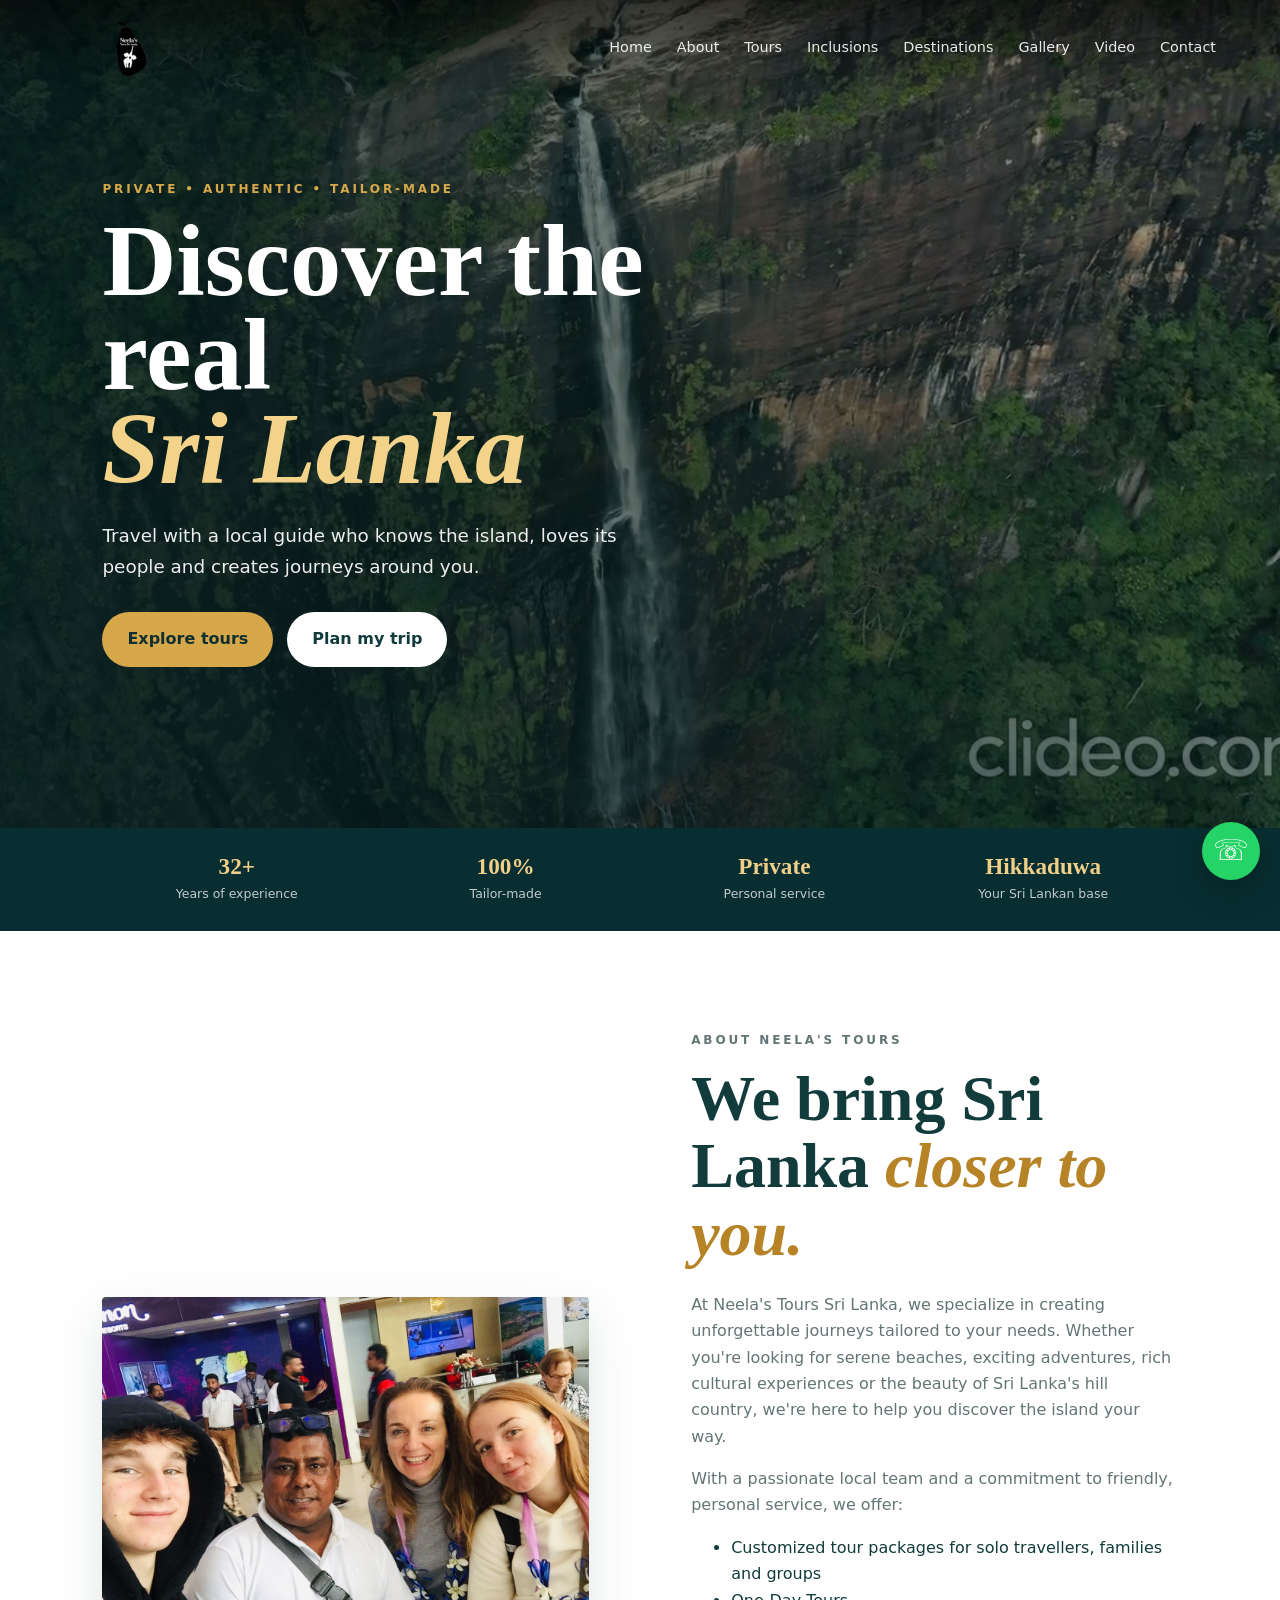
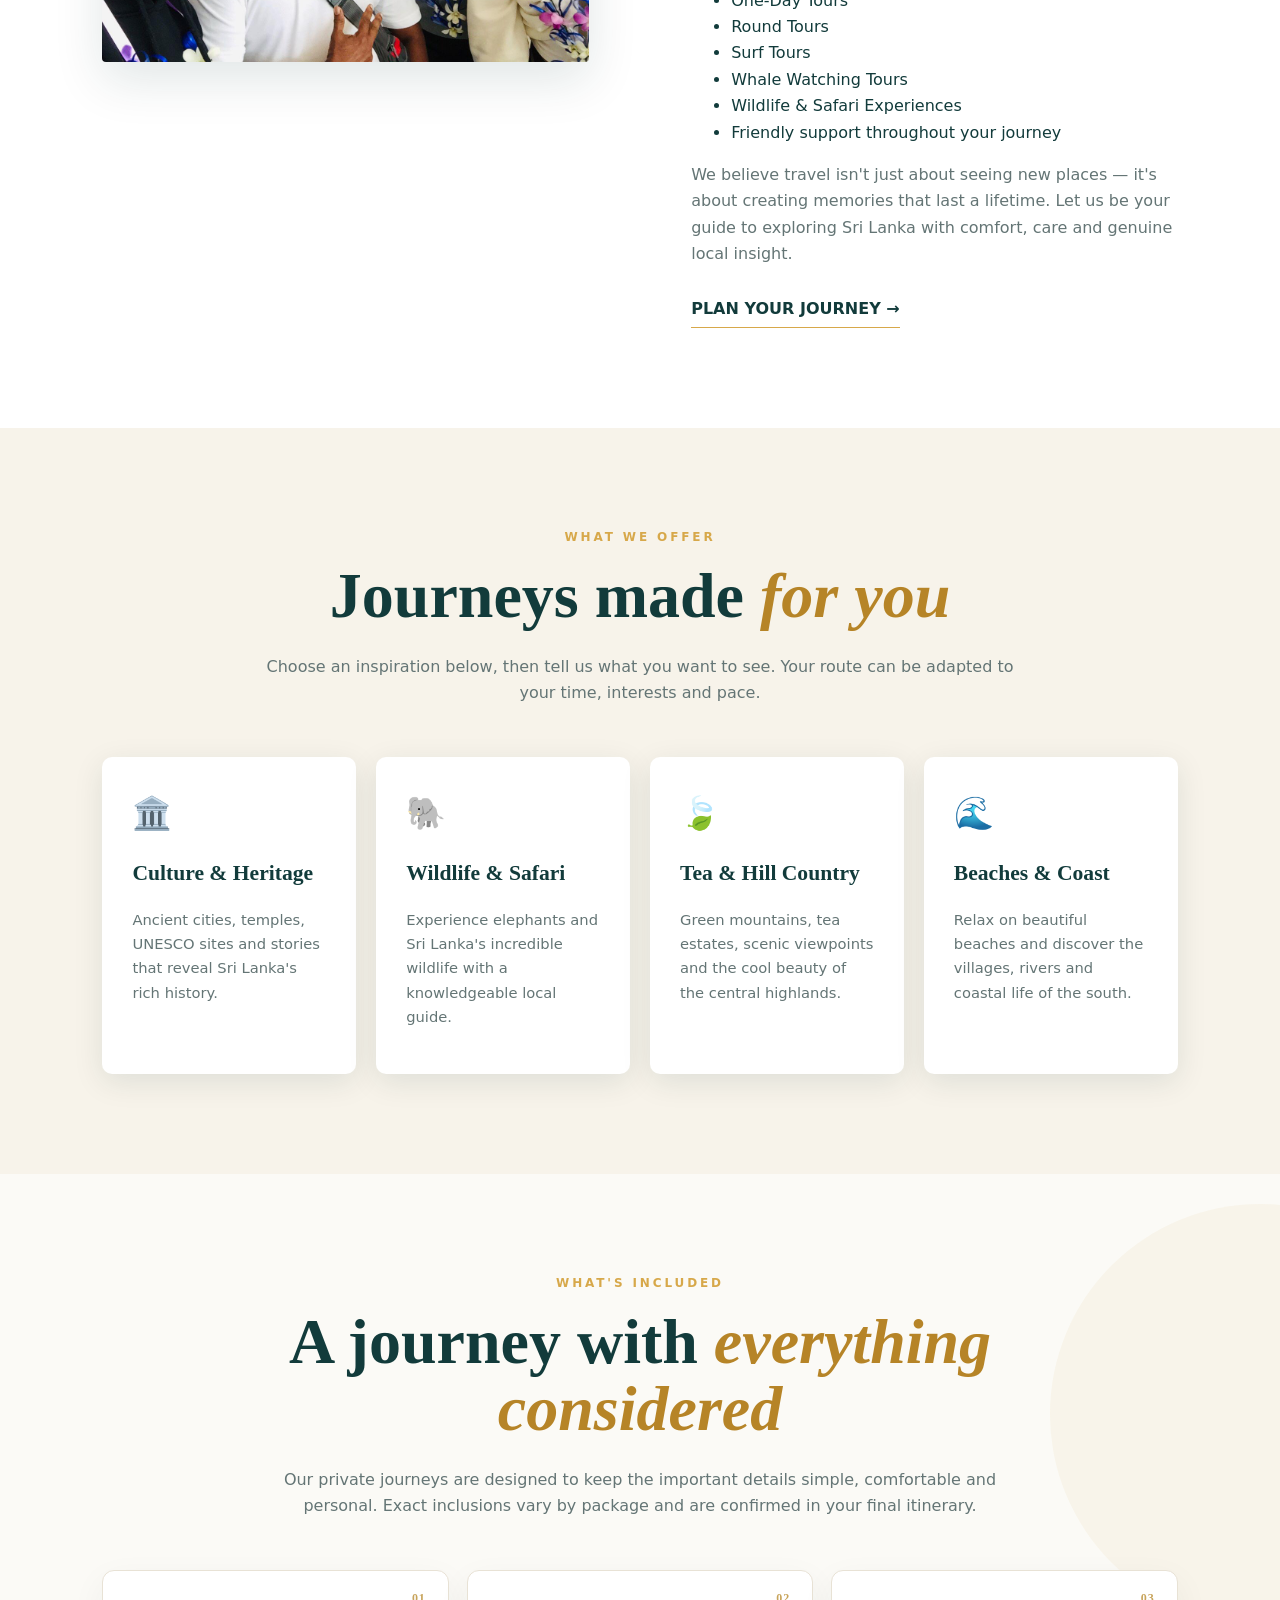
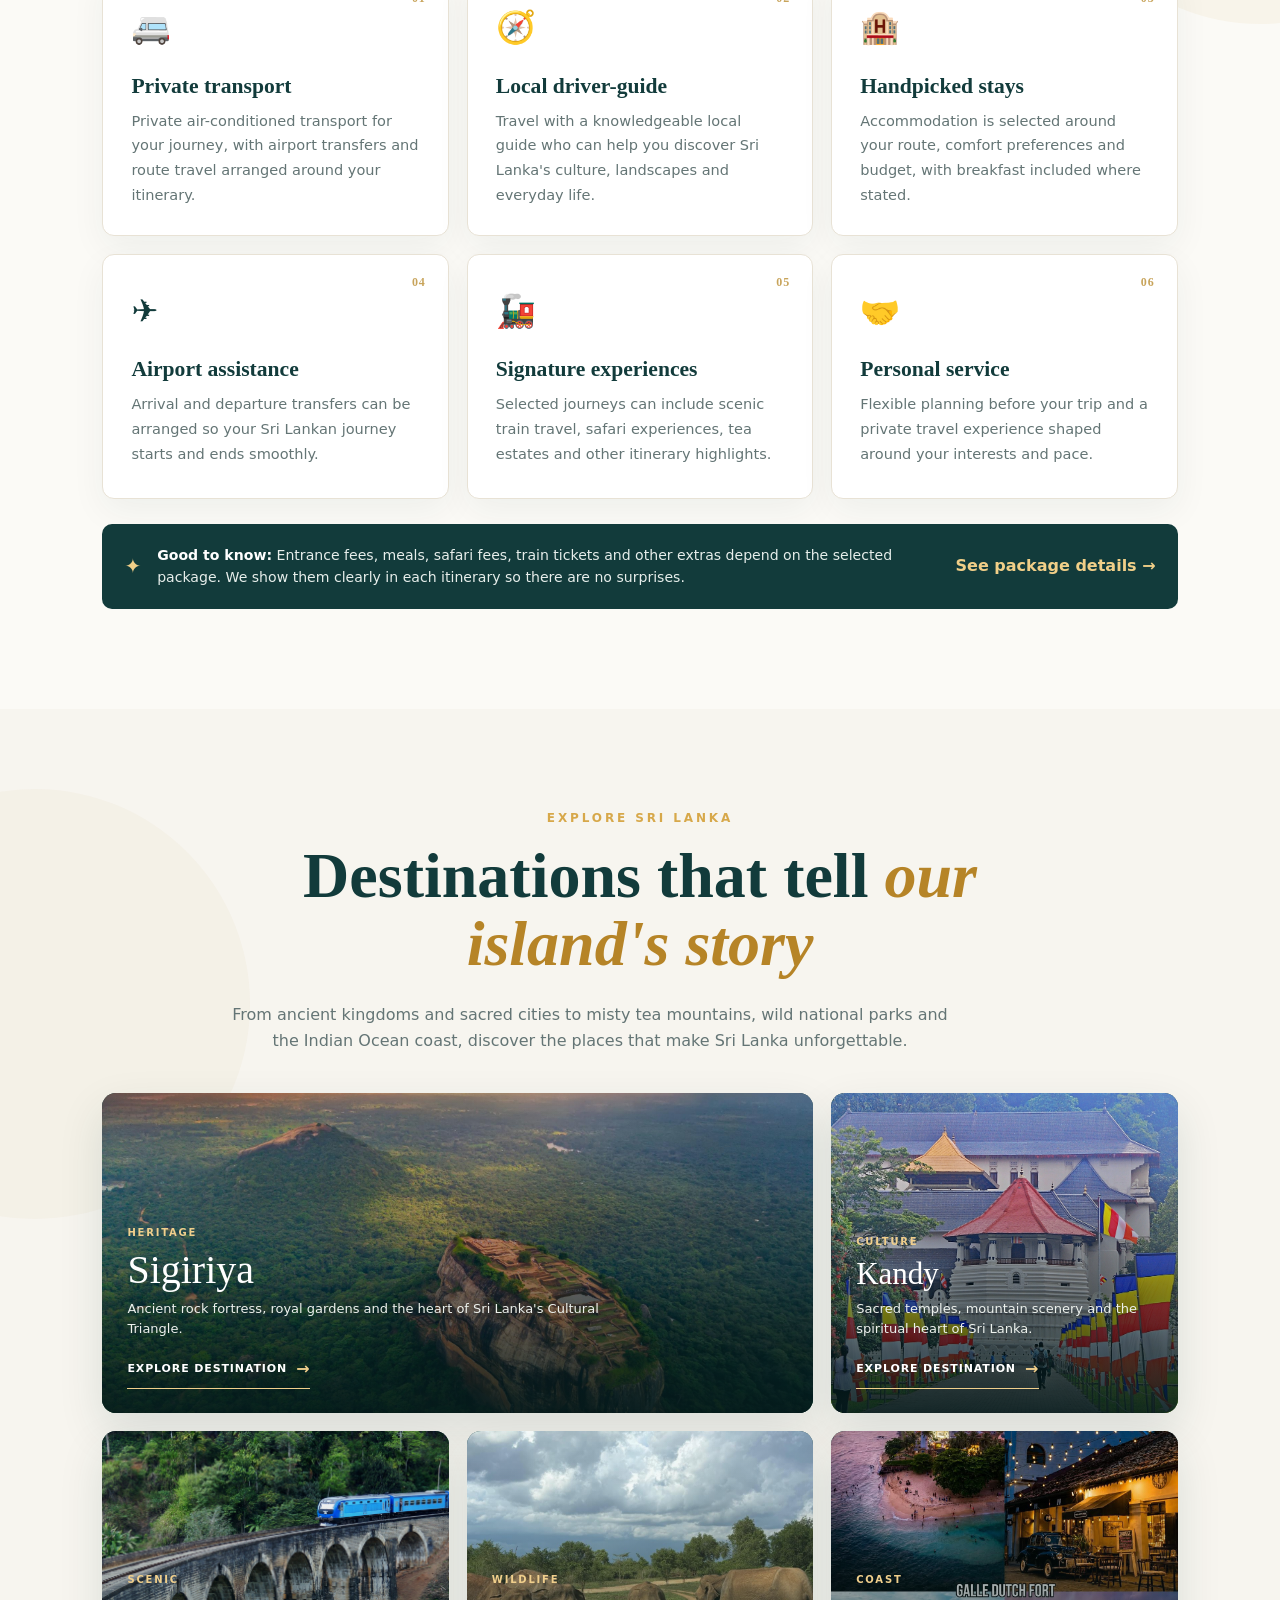
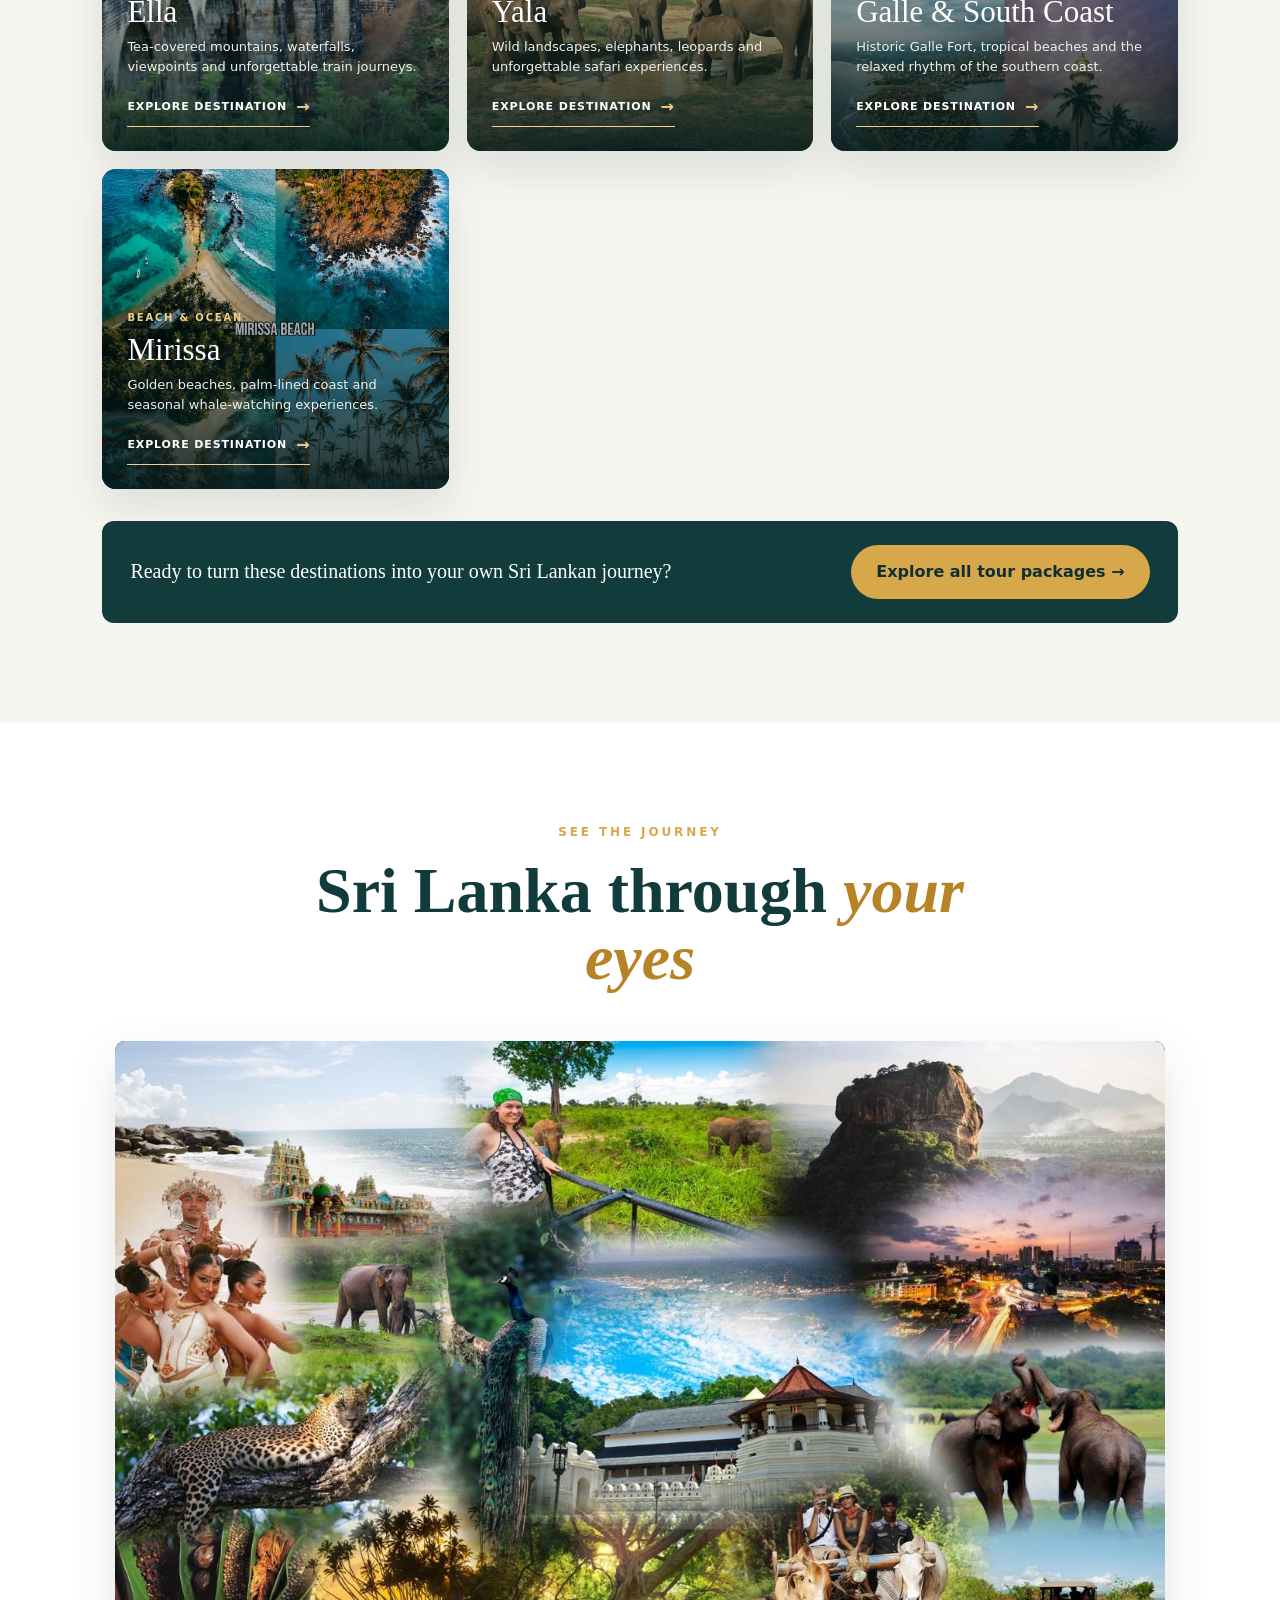
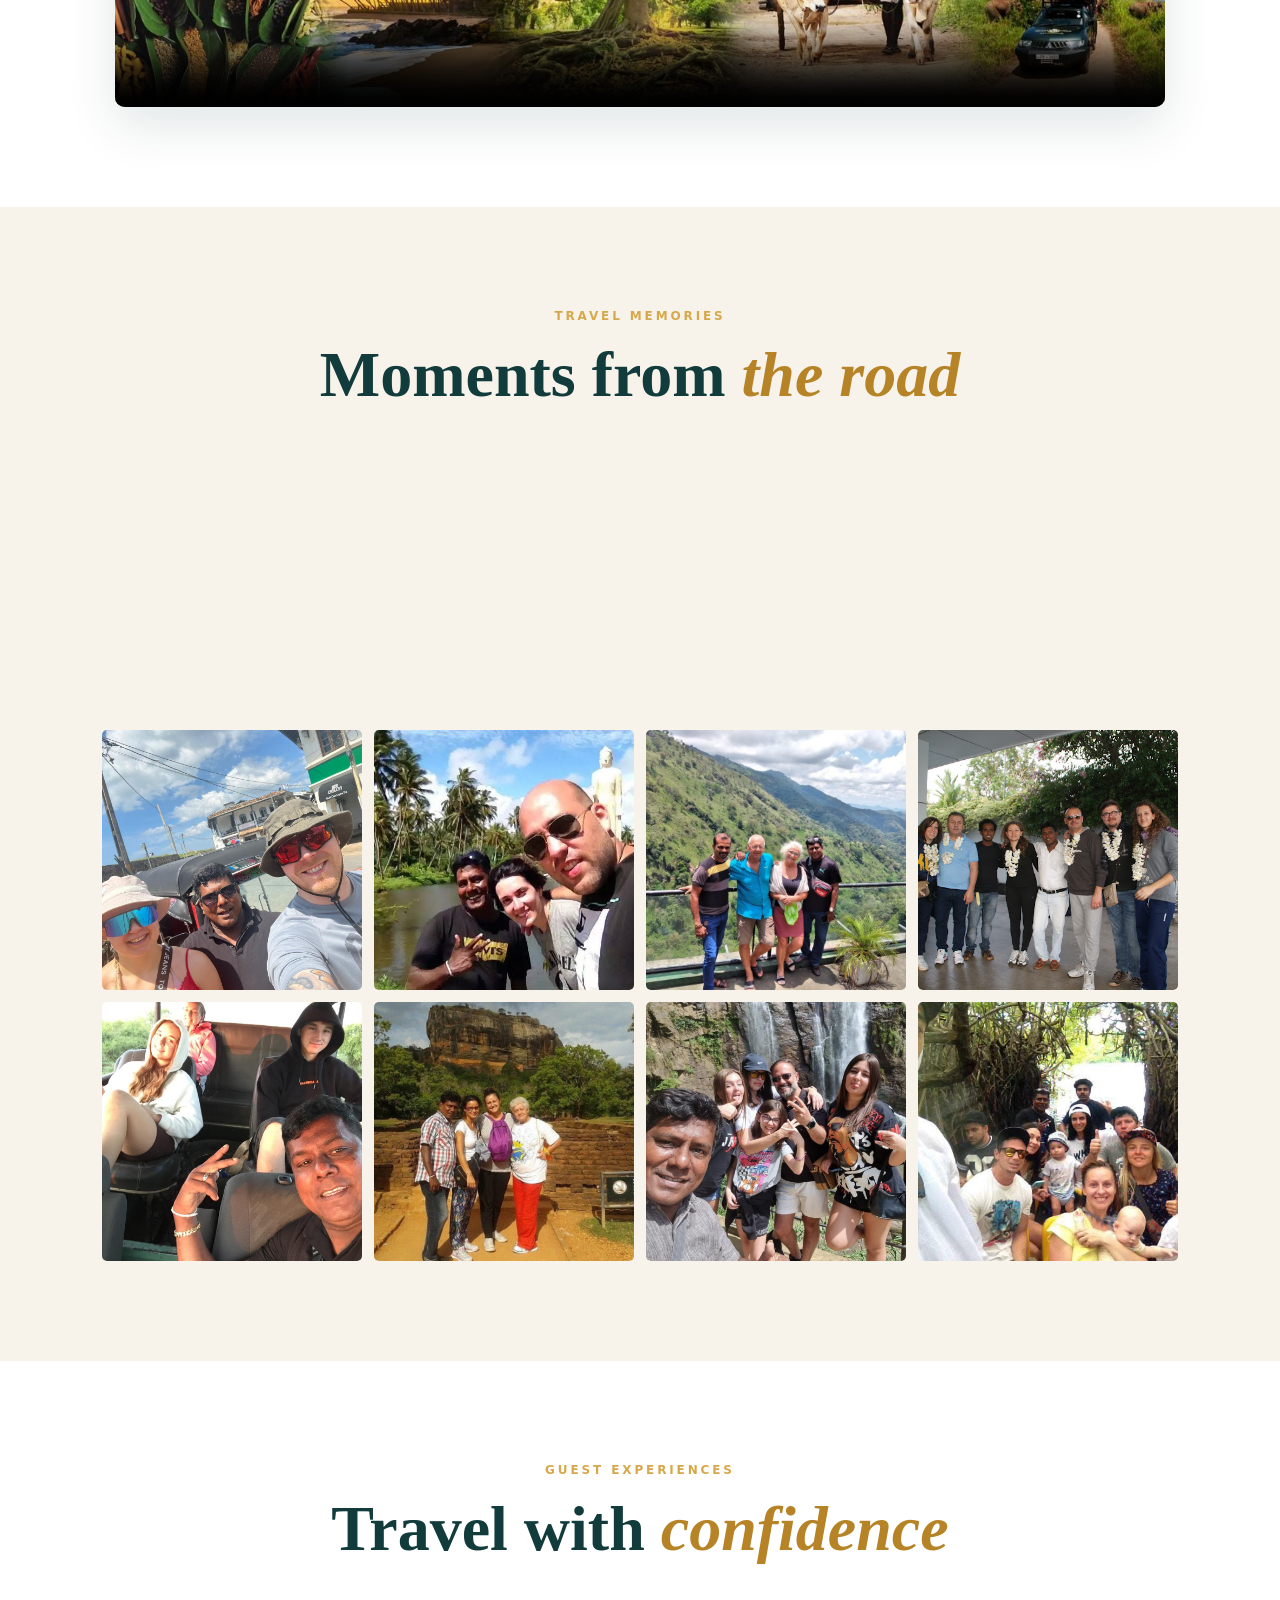
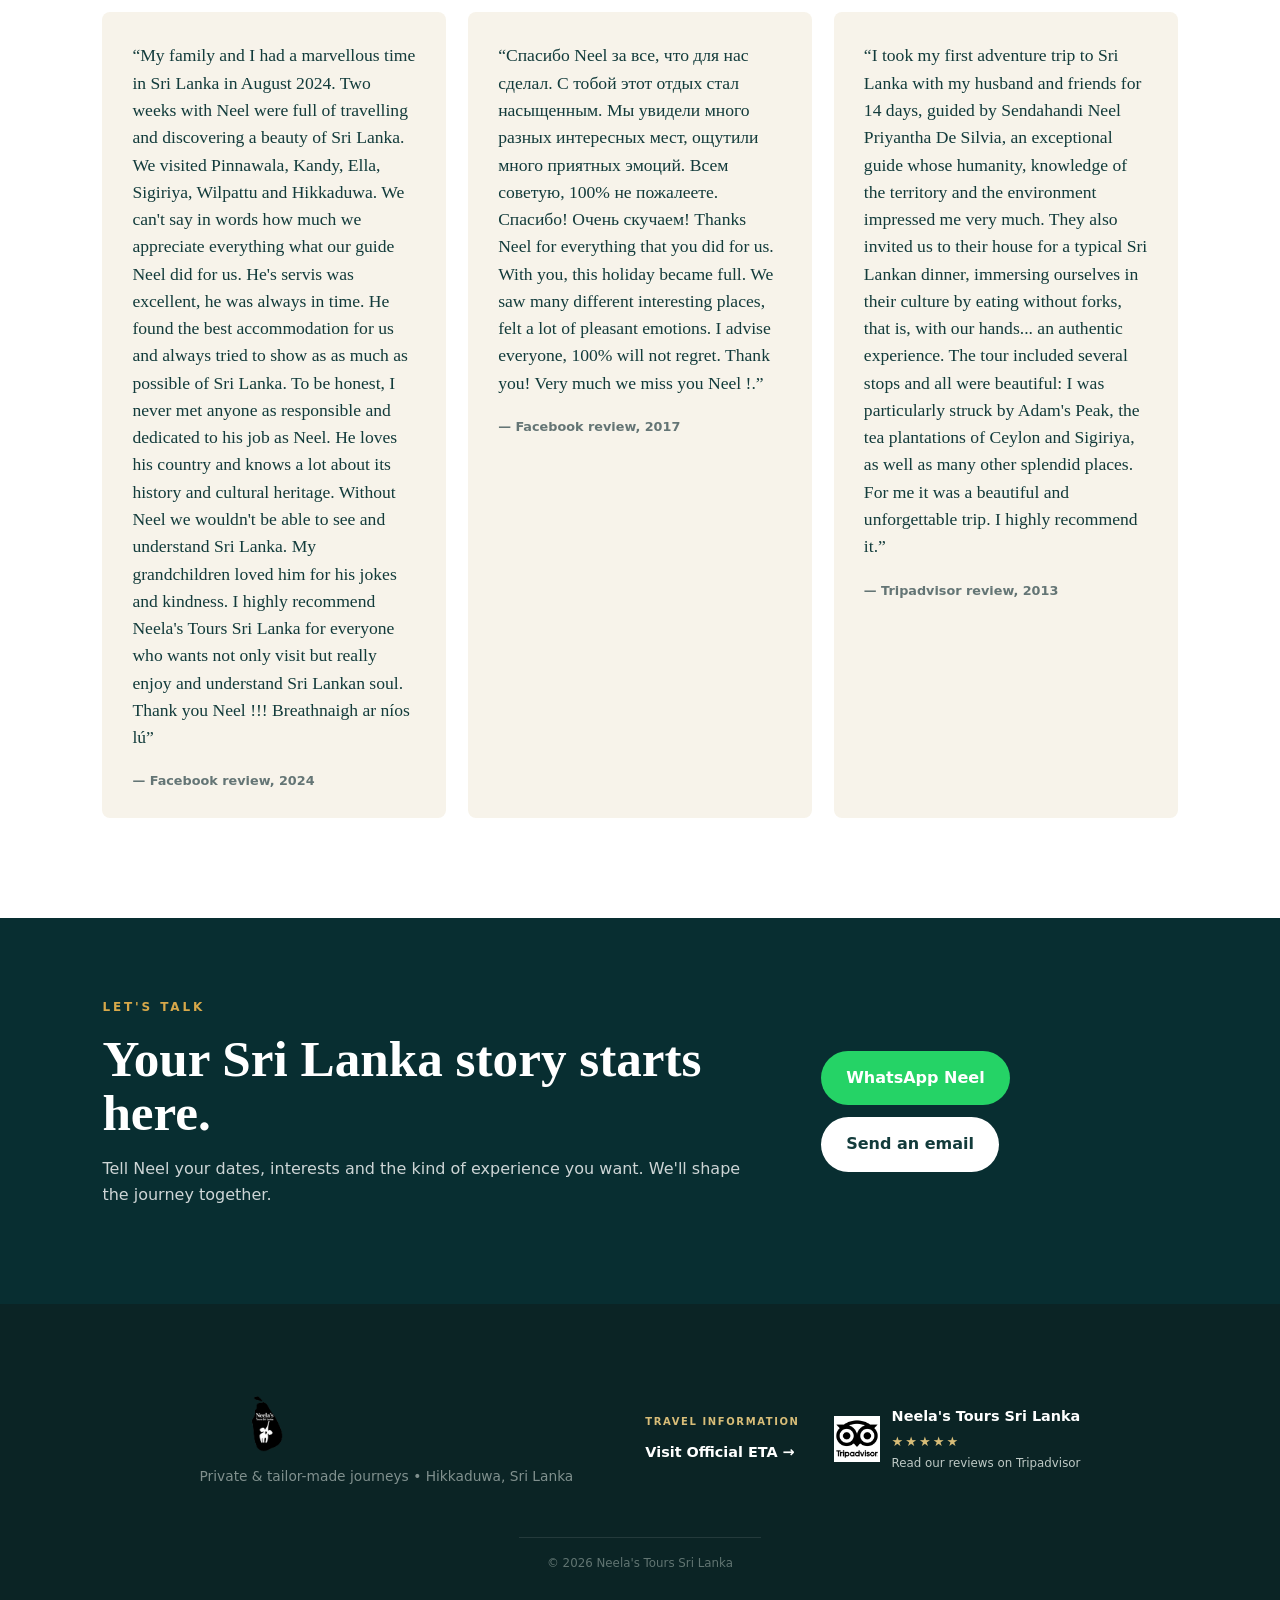
<file: index.html>
<!doctype html>
<html lang="en">
<head>
  <meta charset="utf-8">
  <meta name="viewport" content="width=device-width, initial-scale=1">
  <title>Neela's Tours Sri Lanka | Private & Tailor-Made Tours</title>
  <meta name="description" content="Discover Sri Lanka with Neela's Tours. Private, tailor-made journeys from Hikkaduwa covering culture, hill country, wildlife, tea plantations and beaches.">
  <meta name="keywords" content="Sri Lanka tours, Hikkaduwa tours, private tour Sri Lanka, tailor made Sri Lanka, Neela's Tours, Sri Lanka guide">
  <meta name="author" content="Neela's Tours Sri Lanka">
  <meta name="robots" content="index, follow">
  <link rel="canonical" href="https://www.neelastourssrilanka.com/">
  <meta property="og:title" content="Neela's Tours Sri Lanka">
  <meta property="og:description" content="Private and tailor-made Sri Lanka journeys with local experience.">
  <meta property="og:type" content="website">
  <meta property="og:url" content="https://www.neelastourssrilanka.com/">
  <meta property="og:image" content="images/mix.jpeg">
  <meta name="twitter:card" content="summary_large_image">
  <link rel="icon" href="images/neelas-logo.png" type="image/png">
  <link rel="stylesheet" href="style.css">
  <script type="application/ld+json">
  {
    "@context":"https://schema.org",
    "@type":"TouristInformationCenter",
    "name":"Neela's Tours Sri Lanka",
    "url":"https://www.neelastourssrilanka.com/",
    "description":"Private, tailor-made tours in Sri Lanka.",
    "areaServed":"Sri Lanka",
    "address":{"@type":"PostalAddress","addressLocality":"Hikkaduwa","addressCountry":"LK"}
  }
  </script>
</head>
<body>
<header class="site-header" id="top">
  <a class="brand brand-logo" href="#top" aria-label="Neela's Tours Sri Lanka home"><img src="images/neelas-logo.png" alt="Neela's Tours Sri Lanka"></a>
  <button class="menu-toggle" aria-label="Open menu" aria-expanded="false">☰</button>
  <nav class="nav">
    <a href="#home">Home</a><a href="#about">About</a><a href="#tours">Tours</a><a href="#inclusions">Inclusions</a><a href="#destinations">Destinations</a>
    <a href="#gallery">Gallery</a><a href="#video">Video</a><a href="#contact">Contact</a>
  </nav>
</header>

<main>
<section id="home" class="hero">
  <video class="hero-video" autoplay muted loop playsinline poster="images/poster.jpg">
    <source src="video/about-vid-1.mp4" type="video/mp4">
  </video>
  <div class="hero-overlay"></div>
  <div class="hero-content">
    <p class="eyebrow">PRIVATE • AUTHENTIC • TAILOR-MADE</p>
    <h1>Discover the real<br><em>Sri Lanka</em></h1>
    <p>Travel with a local guide who knows the island, loves its people and creates journeys around you.</p>
    <div class="hero-actions">
      <a class="btn btn-primary" href="#tours">Explore tours</a>
      <a class="btn btn-light" href="#contact">Plan my trip</a>
    </div>
  </div>
</section>

<section class="trust-strip">
  <div><strong>32+</strong><span>Years of experience</span></div>
  <div><strong>100%</strong><span>Tailor-made</span></div>
  <div><strong>Private</strong><span>Personal service</span></div>
  <div><strong>Hikkaduwa</strong><span>Your Sri Lankan base</span></div>
</section>

<section id="about" class="section about">
  <div class="section-image">
    <img src="images/neel.jpg" alt="Neela's Tours Sri Lanka guide with guests">
  </div>
  <div class="section-copy">
    <p class="eyebrow">ABOUT NEELA'S TOURS</p>
    <h2>We bring Sri Lanka <span>closer to you.</span></h2>
    <p>At Neela's Tours Sri Lanka, we specialize in creating unforgettable journeys tailored to your needs. Whether you're looking for serene beaches, exciting adventures, rich cultural experiences or the beauty of Sri Lanka's hill country, we're here to help you discover the island your way.</p>
    <p>With a passionate local team and a commitment to friendly, personal service, we offer:</p>
    <ul>
      <li>Customized tour packages for solo travellers, families and groups</li>
      <li>One-Day Tours</li>
      <li>Round Tours</li>
      <li>Surf Tours</li>
      <li>Whale Watching Tours</li>
      <li>Wildlife & Safari Experiences</li>
      <li>Friendly support throughout your journey</li>
    </ul>
    <p>We believe travel isn't just about seeing new places — it's about creating memories that last a lifetime. Let us be your guide to exploring Sri Lanka with comfort, care and genuine local insight.</p>
    <a class="text-link" href="#contact">PLAN YOUR JOURNEY →</a>
  </div>
</section>

<section id="tours" class="section section-alt">
  <div class="section-heading">
    <p class="eyebrow">WHAT WE OFFER</p>
    <h2>Journeys made <span>for you</span></h2>
    <p>Choose an inspiration below, then tell us what you want to see. Your route can be adapted to your time, interests and pace.</p>
  </div>
  <div class="cards">
    <article class="card"><div class="card-icon">🏛️</div><h3>Culture & Heritage</h3><p>Ancient cities, temples, UNESCO sites and stories that reveal Sri Lanka's rich history.</p></article>
    <article class="card"><div class="card-icon">🐘</div><h3>Wildlife & Safari</h3><p>Experience elephants and Sri Lanka's incredible wildlife with a knowledgeable local guide.</p></article>
    <article class="card"><div class="card-icon">🍃</div><h3>Tea & Hill Country</h3><p>Green mountains, tea estates, scenic viewpoints and the cool beauty of the central highlands.</p></article>
    <article class="card"><div class="card-icon">🌊</div><h3>Beaches & Coast</h3><p>Relax on beautiful beaches and discover the villages, rivers and coastal life of the south.</p></article>
  </div>
</section>

<section id="inclusions" class="section inclusions-section">
  <div class="section-heading">
    <p class="eyebrow">WHAT'S INCLUDED</p>
    <h2>A journey with <span>everything considered</span></h2>
    <p>Our private journeys are designed to keep the important details simple, comfortable and personal. Exact inclusions vary by package and are confirmed in your final itinerary.</p>
  </div>

  <div class="inclusions-grid">
    <article class="inclusion-card">
      <div class="inclusion-number">01</div>
      <div class="inclusion-icon">🚐</div>
      <h3>Private transport</h3>
      <p>Private air-conditioned transport for your journey, with airport transfers and route travel arranged around your itinerary.</p>
    </article>

    <article class="inclusion-card">
      <div class="inclusion-number">02</div>
      <div class="inclusion-icon">🧭</div>
      <h3>Local driver-guide</h3>
      <p>Travel with a knowledgeable local guide who can help you discover Sri Lanka's culture, landscapes and everyday life.</p>
    </article>

    <article class="inclusion-card">
      <div class="inclusion-number">03</div>
      <div class="inclusion-icon">🏨</div>
      <h3>Handpicked stays</h3>
      <p>Accommodation is selected around your route, comfort preferences and budget, with breakfast included where stated.</p>
    </article>

    <article class="inclusion-card">
      <div class="inclusion-number">04</div>
      <div class="inclusion-icon">✈️</div>
      <h3>Airport assistance</h3>
      <p>Arrival and departure transfers can be arranged so your Sri Lankan journey starts and ends smoothly.</p>
    </article>

    <article class="inclusion-card">
      <div class="inclusion-number">05</div>
      <div class="inclusion-icon">🚂</div>
      <h3>Signature experiences</h3>
      <p>Selected journeys can include scenic train travel, safari experiences, tea estates and other itinerary highlights.</p>
    </article>

    <article class="inclusion-card">
      <div class="inclusion-number">06</div>
      <div class="inclusion-icon">🤝</div>
      <h3>Personal service</h3>
      <p>Flexible planning before your trip and a private travel experience shaped around your interests and pace.</p>
    </article>
  </div>

  <div class="inclusions-note">
    <span>✦</span>
    <p><strong>Good to know:</strong> Entrance fees, meals, safari fees, train tickets and other extras depend on the selected package. We show them clearly in each itinerary so there are no surprises.</p>
    <a href="packages.html">See package details →</a>
  </div>
</section>

<section id="destinations" class="section destinations-premium">
  <div class="section-heading destinations-heading">
    <p class="eyebrow">EXPLORE SRI LANKA</p>
    <h2>Destinations that tell <span>our island's story</span></h2>
    <p>From ancient kingdoms and sacred cities to misty tea mountains, wild national parks and the Indian Ocean coast, discover the places that make Sri Lanka unforgettable.</p>
  </div>

  <div class="destination-grid-premium">
    <article class="destination-card destination-card-large">
      <img src="images/sigiriya.jpeg" alt="Sigiriya Rock Fortress, Sri Lanka" loading="lazy">
      <div class="destination-shade"></div>
      <div class="destination-content">
        <span class="destination-tag">HERITAGE</span>
        <h3>Sigiriya</h3>
        <p>Ancient rock fortress, royal gardens and the heart of Sri Lanka's Cultural Triangle.</p>
        <a href="packages/cultural-triangle.html" class="destination-btn">Explore destination <span>→</span></a>
      </div>
    </article>

    <article class="destination-card">
      <img src="images/kandy.jpg" alt="Kandy, Sri Lanka" loading="lazy">
      <div class="destination-shade"></div>
      <div class="destination-content">
        <span class="destination-tag">CULTURE</span>
        <h3>Kandy</h3>
        <p>Sacred temples, mountain scenery and the spiritual heart of Sri Lanka.</p>
        <a href="packages/classic-sri-lanka-discovery.html" class="destination-btn">Explore destination <span>→</span></a>
      </div>
    </article>

    <article class="destination-card">
      <img src="images/ella.jpg" alt="Ella tea country, Sri Lanka" loading="lazy">
      <div class="destination-shade"></div>
      <div class="destination-content">
        <span class="destination-tag">SCENIC</span>
        <h3>Ella</h3>
        <p>Tea-covered mountains, waterfalls, viewpoints and unforgettable train journeys.</p>
        <a href="packages/tea-country-ella.html" class="destination-btn">Explore destination <span>→</span></a>
      </div>
    </article>

    <article class="destination-card">
      <img src="images/safari.jpg" alt="Yala wildlife safari, Sri Lanka" loading="lazy">
      <div class="destination-shade"></div>
      <div class="destination-content">
        <span class="destination-tag">WILDLIFE</span>
        <h3>Yala</h3>
        <p>Wild landscapes, elephants, leopards and unforgettable safari experiences.</p>
        <a href="packages/wild-sri-lanka-safari.html" class="destination-btn">Explore destination <span>→</span></a>
      </div>
    </article>

    <article class="destination-card">
      <img src="images/galle.jpg" alt="Galle and Sri Lanka South Coast" loading="lazy">
      <div class="destination-shade"></div>
      <div class="destination-content">
        <span class="destination-tag">COAST</span>
        <h3>Galle & South Coast</h3>
        <p>Historic Galle Fort, tropical beaches and the relaxed rhythm of the southern coast.</p>
        <a href="packages/southern-coast-beaches.html" class="destination-btn">Explore destination <span>→</span></a>
      </div>
    </article>

    <article class="destination-card">
      <img src="images/mirissa.jpg" alt="Mirissa beach and southern coast, Sri Lanka" loading="lazy">
      <div class="destination-shade"></div>
      <div class="destination-content">
        <span class="destination-tag">BEACH & OCEAN</span>
        <h3>Mirissa</h3>
        <p>Golden beaches, palm-lined coast and seasonal whale-watching experiences.</p>
        <a href="packages/southern-coast-beaches.html" class="destination-btn">Explore destination <span>→</span></a>
      </div>
    </article>
  </div>

  <div class="destinations-cta">
    <p>Ready to turn these destinations into your own Sri Lankan journey?</p>
    <a href="packages.html" class="btn btn-primary">Explore all tour packages →</a>
  </div>
</section>

<section id="video" class="section video-section">
  <div class="section-heading"><p class="eyebrow">SEE THE JOURNEY</p><h2>Sri Lanka through <span>your eyes</span></h2></div>
  <div class="video-frame"><video controls preload="metadata" poster="images/mix.jpeg"><source src="video/neelas-tour.mp4" type="video/mp4">Your browser does not support video.</video></div>
</section>

<section id="gallery" class="section section-alt">
  <div class="section-heading"><p class="eyebrow">TRAVEL MEMORIES</p><h2>Moments from <span>the road</span></h2></div>
  <div class="gallery">
    <img src="images/gallery/video-frame-1.jpg" alt="Sri Lanka travel moment">
    <img src="images/gallery/video-frame-2.jpg" alt="Sri Lanka travel moment">
    <img src="images/gallery/video-frame-3.jpg" alt="Sri Lanka travel moment">
    <img src="images/gallery/video-frame-4.jpg" alt="Sri Lanka travel moment">
    <img src="images/gallery/video-frame-5.jpg" alt="Sri Lanka travel moment">
    <img src="images/gallery/video-frame-6.jpg" alt="Sri Lanka travel moment">
    <img src="images/gallery/video-frame-7.jpg" alt="Sri Lanka travel moment">
    <img src="images/gallery/video-frame-8.jpg" alt="Sri Lanka travel moment">
    <img src="images/gallery/video-frame-9.jpg" alt="Sri Lanka travel moment">
    <img src="images/gallery/video-frame-10.jpg" alt="Sri Lanka travel moment">
    <img src="images/gallery/video-frame-11.jpg" alt="Sri Lanka travel moment">
    <img src="images/gallery/video-frame-12.jpg" alt="Sri Lanka travel moment">
  </div>
</section>

<section class="reviews">
  <div class="section-heading"><p class="eyebrow">GUEST EXPERIENCES</p><h2>Travel with <span>confidence</span></h2></div>
  <div class="review-grid">
    <blockquote>“My family and I had a marvellous time in Sri Lanka in August 2024. Two weeks with Neel  were full of travelling and discovering a beauty of Sri Lanka. We visited Pinnawala, Kandy, Ella, Sigiriya, Wilpattu and Hikkaduwa. We can't say in words how much we appreciate everything what our guide Neel did for us. He's servis was excellent, he was always in time.   He found the best accommodation for us and always tried to show as as much as possible of Sri Lanka. To be honest, I never met anyone as responsible and dedicated to his job as Neel. He loves his country and knows a lot about its history and cultural heritage.  Without Neel we wouldn't be able to see and understand Sri Lanka. My grandchildren loved him for his jokes and kindness. I highly recommend Neela's Tours Sri Lanka for everyone who wants not only visit but really enjoy and understand Sri Lankan soul. Thank you Neel !!! Breathnaigh ar níos lú”<cite>— Facebook review, 2024</cite></blockquote>
    <blockquote>“Спасибо Neel за все, что для нас сделал. С тобой этот отдых стал насыщенным. Мы увидели много разных интересных мест, ощутили много приятных эмоций. Всем советую, 100% не пожалеете. Спасибо! Очень скучаем! 
                 Thanks Neel for everything that you did for us. With you, this holiday became full. We saw many different interesting places, felt a lot of pleasant emotions. I advise everyone, 100% will not regret. Thank you! Very much we miss you Neel !.”<cite>— Facebook review, 2017</cite></blockquote>
    <blockquote>“I took my first adventure trip to Sri Lanka with my husband and friends for 14 days, guided by Sendahandi Neel Priyantha De Silvia, an exceptional guide whose humanity, knowledge of the territory and the environment impressed me very much. They also invited us to their house for a typical Sri Lankan dinner, immersing ourselves in their culture by eating without forks, that is, with our hands... an authentic experience. The tour included several stops and all were beautiful: I was particularly struck by Adam's Peak, the tea plantations of Ceylon and Sigiriya, as well as many other splendid places. For me it was a beautiful and unforgettable trip. I highly recommend it.”<cite>— Tripadvisor review, 2013</cite></blockquote>
  </div>
</section>

<section id="contact" class="contact">
  <div><p class="eyebrow">LET'S TALK</p><h2>Your Sri Lanka story starts here.</h2><p>Tell Neel your dates, interests and the kind of experience you want. We'll shape the journey together.</p></div>
  <div class="contact-actions">
    <!-- Replace the number below with the confirmed WhatsApp number before publishing. -->
    <a class="btn btn-whatsapp" href="https://wa.me/+94777433388" target="_blank" rel="noopener">WhatsApp Neel</a>
    <a class="btn btn-light" href="mailto:neeldesilva69@gmail.com">Send an email</a>
  </div>
</section>
</main>

<footer class="site-footer">
  <div class="footer-main">
    <div class="footer-brand">
      <div class="brand brand-logo footer-logo"><img src="images/neelas-logo.png" alt="Neela's Tours Sri Lanka"></div>
      <p>Private &amp; tailor-made journeys • Hikkaduwa, Sri Lanka</p>
    </div>
    <div class="footer-links">
      <div class="footer-eta">
        <span class="footer-label">TRAVEL INFORMATION</span>
        <a href="https://eta.gov.lk/" target="_blank" rel="noopener noreferrer">Visit Official ETA →</a>
      </div>
      <div class="tripadvisor">
        <a href="https://www.tripadvisor.com/Attraction_Review-g304134-d34137447-Reviews-Neela_s_Tours_Sri_Lanka-Hikkaduwa_Galle_District_Southern_Province.html" target="_blank" rel="noopener noreferrer" class="tripadvisor-link">
          <img class="tripadvisor-badge" src="images/tripadvisor-logo.png" alt="Tripadvisor logo">
          <div class="tripadvisor-text">
            <span class="tripadvisor-title">Neela's Tours Sri Lanka</span>
            <span class="tripadvisor-stars" aria-label="Five stars">★★★★★</span>
            <span class="tripadvisor-reviews">Read our reviews on Tripadvisor</span>
          </div>
        </a>
      </div>
    </div>
  </div>
  <div class="footer-bottom"><p>© <span id="year"></span> Neela's Tours Sri Lanka</p></div>
</footer>
<a class="floating-whatsapp" href="https://wa.me/+94777433388" target="_blank" rel="noopener" aria-label="Contact on WhatsApp">☏</a>
<script src="script.js"></script>
</body>
</html>
</file>
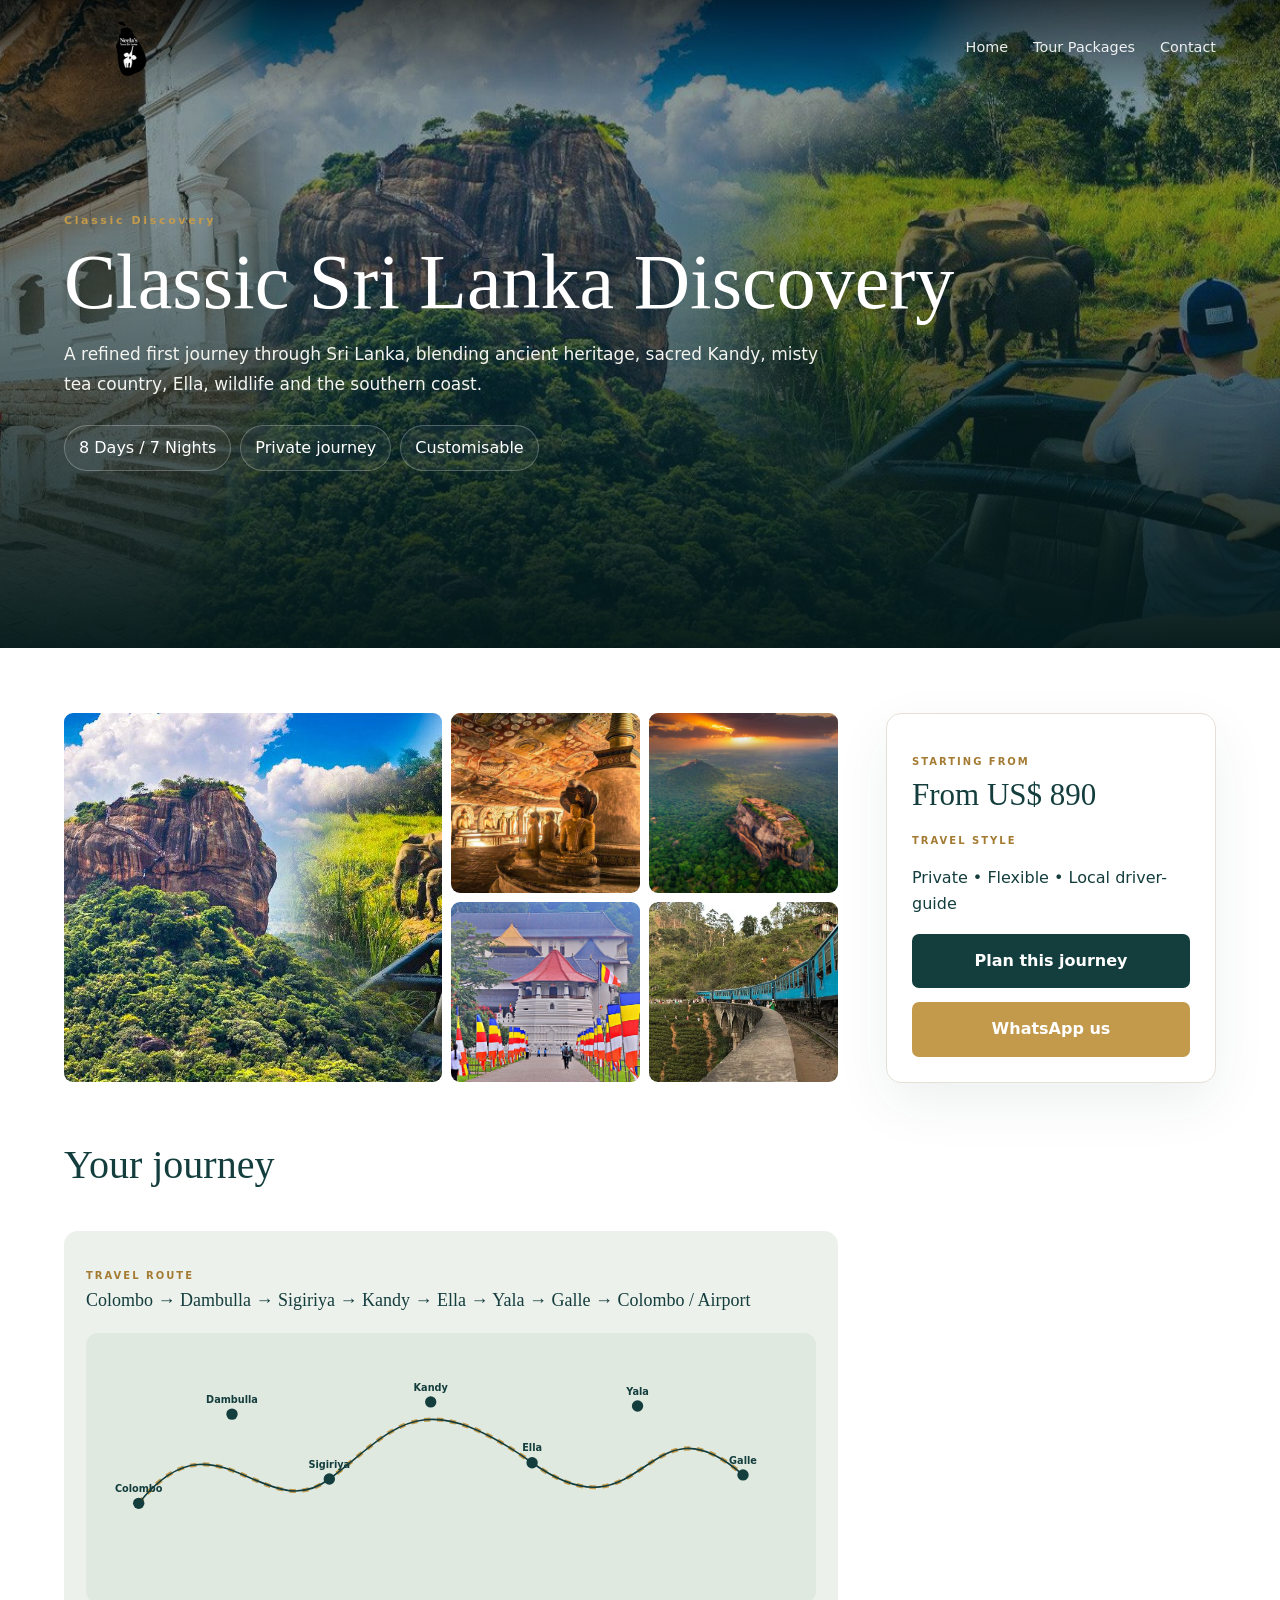
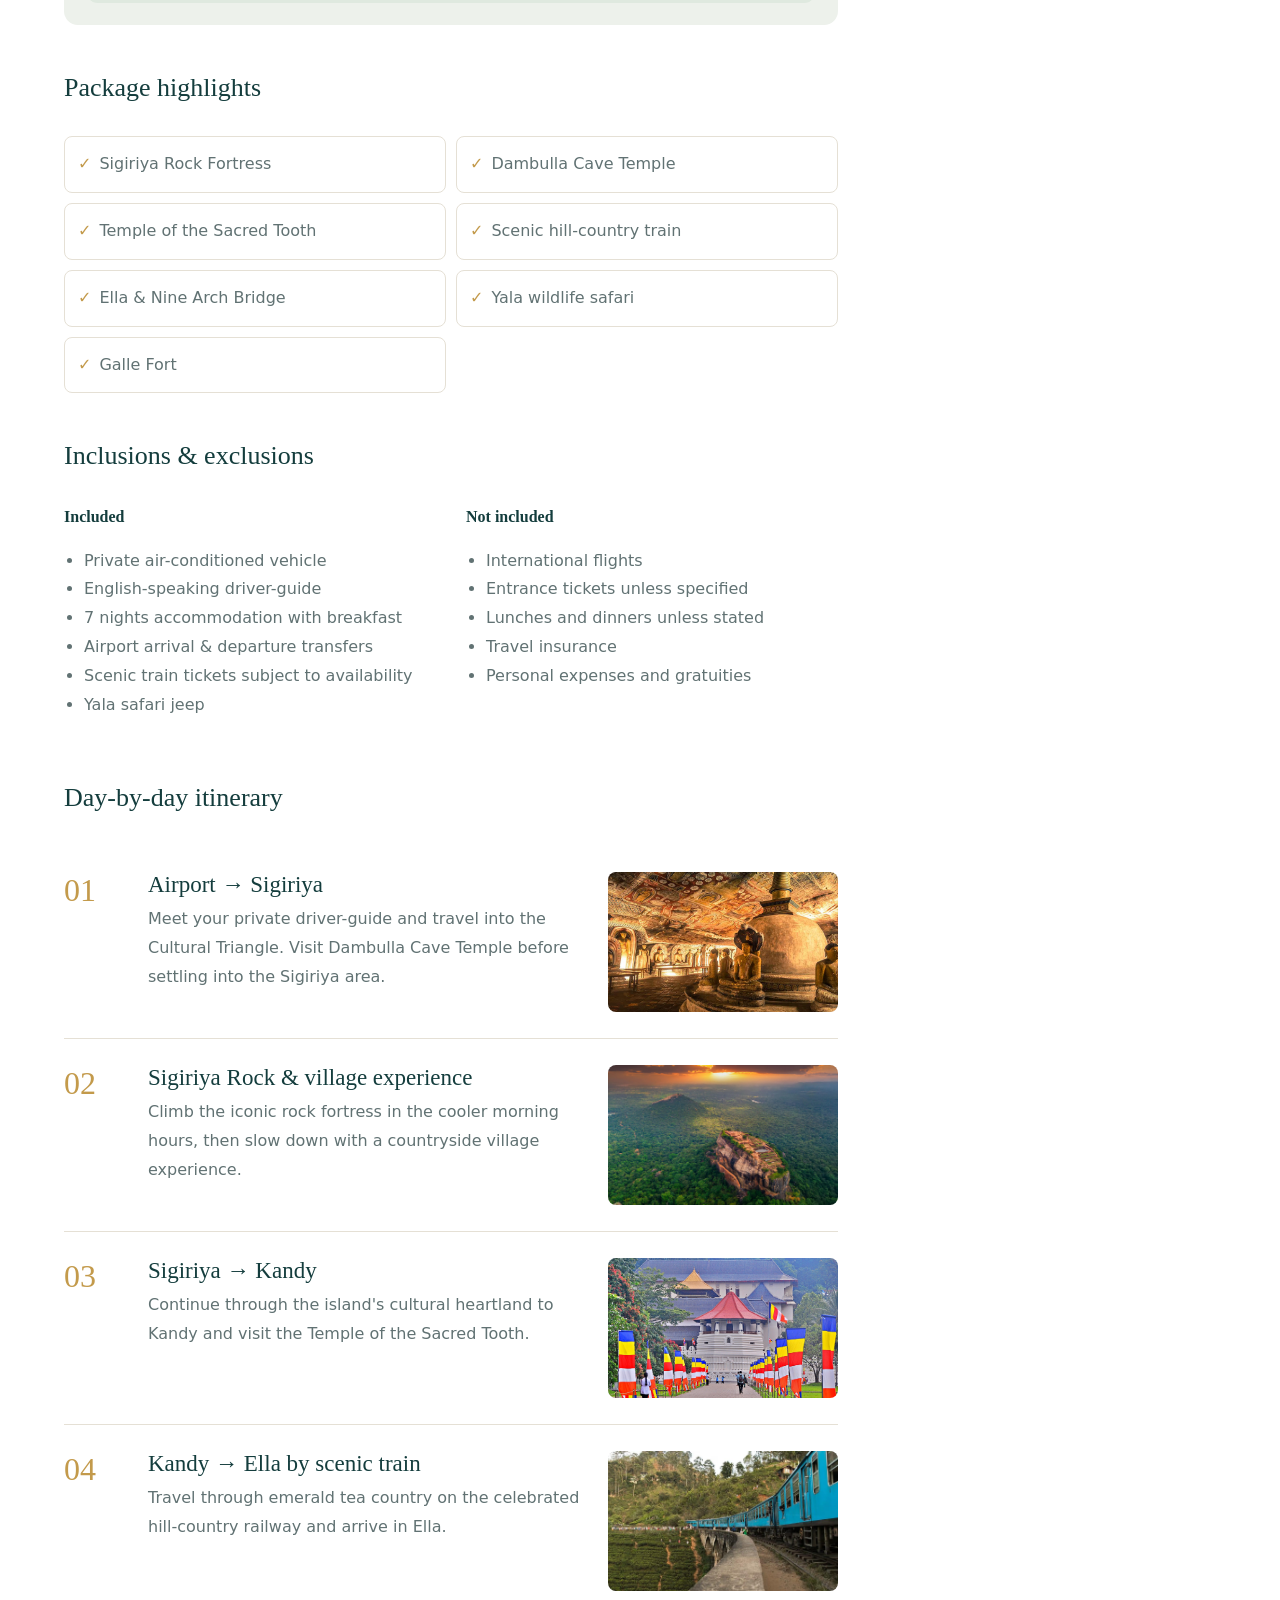
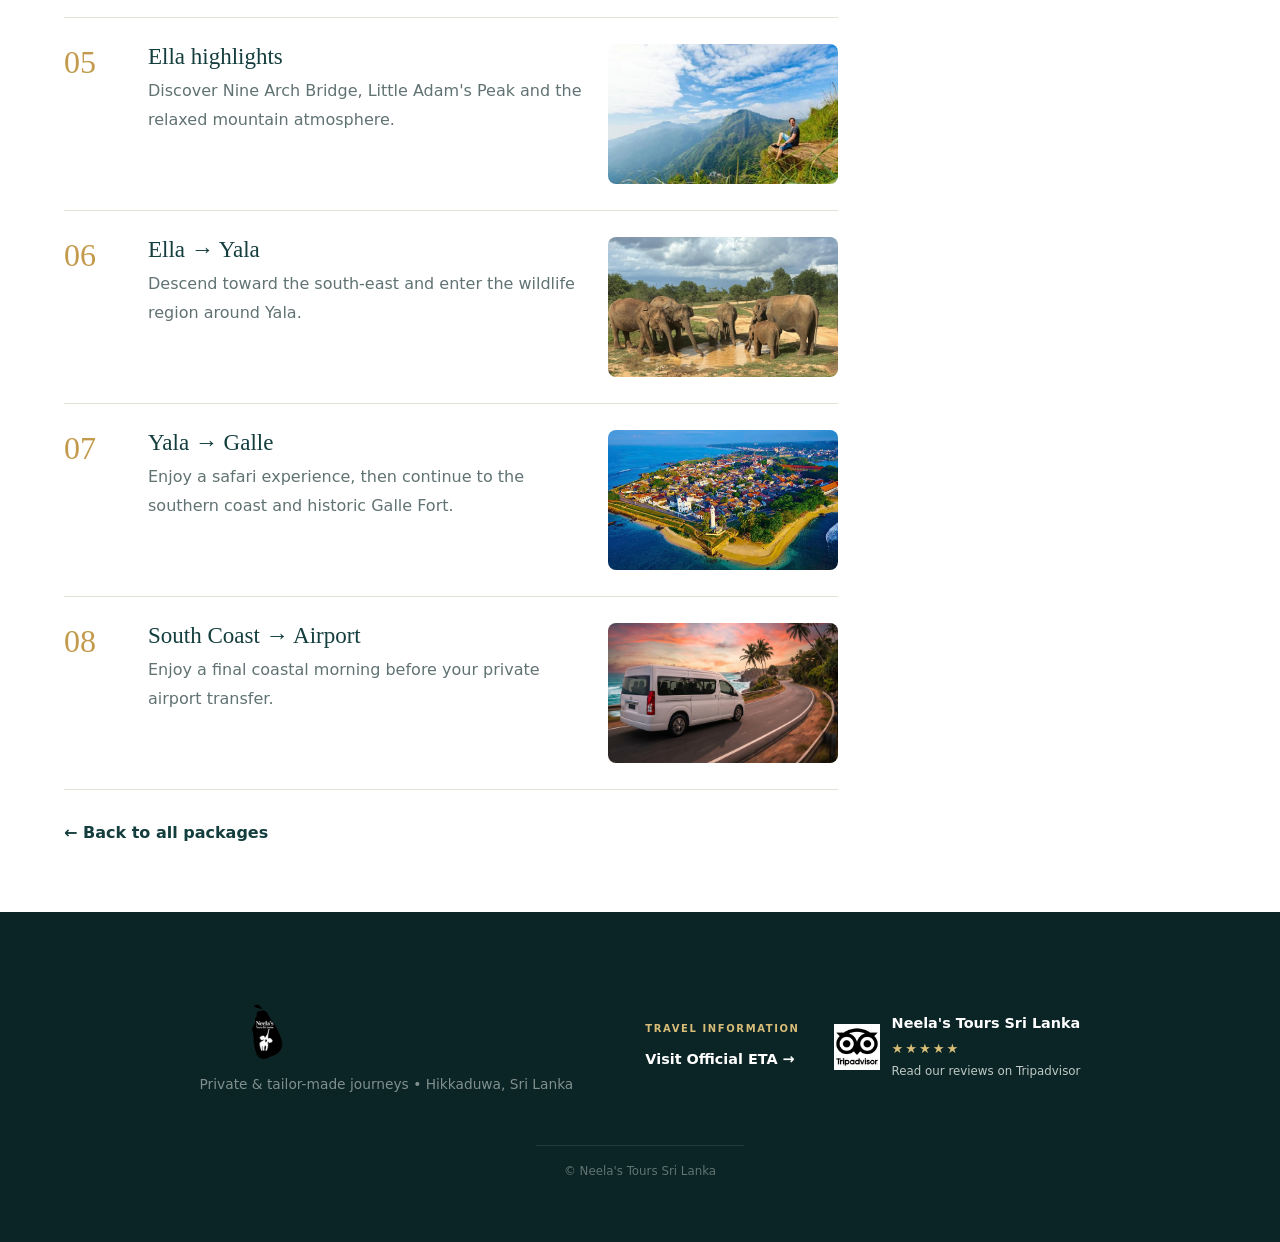
<file: packages/classic-sri-lanka-discovery.html>
<!doctype html><html lang="en"><head><meta charset="utf-8"><meta name="viewport" content="width=device-width,initial-scale=1"><title>Tour Package | Neela's Tours</title><meta name="description" content="Private Sri Lanka tour package by Neela's Tours."><link rel="stylesheet" href="../style.css"><link rel="stylesheet" href="../package-details.css"></head><body data-package="classic-sri-lanka-discovery"><header class="site-header"><a href="../index.html" class="brand brand-logo" aria-label="Neela's Tours Sri Lanka home"><img src="../images/neelas-logo.png" alt="Neela's Tours Sri Lanka"></a><nav class="nav"><a href="../index.html">Home</a><a href="../packages.html">Tour Packages</a><a href="../index.html#contact">Contact</a></nav></header><main><section class="package-hero"><img id="heroImg" src="" alt=""><div class="package-hero-content"><div id="category" class="eyebrow"></div><h1 id="title"></h1><p id="desc"></p><div class="package-pills"><span id="duration"></span><span>Private journey</span><span>Customisable</span></div></div></section><div class="package-layout"><article class="package-main"><div class="gallery" id="gallery"></div><h2>Your journey</h2><div class="route-box"><div class="side-label">TRAVEL ROUTE</div><div id="route" class="route-line"></div><div id="map" class="map"></div></div><h3>Package highlights</h3><ul id="highlights" class="highlights"></ul><h3>Inclusions & exclusions</h3><div class="inc-grid"><div><strong>Included</strong><ul id="includes"></ul></div><div><strong>Not included</strong><ul id="excludes"></ul></div></div><h3>Day-by-day itinerary</h3><div id="days"></div><a class="back" href="../packages.html">← Back to all packages</a></article><aside class="package-sidebar"><div class="side-label">STARTING FROM</div><div id="price" class="price"></div><div class="side-label">TRAVEL STYLE</div><p>Private • Flexible • Local driver-guide</p><a class="cta" href="../index.html#contact">Plan this journey</a><a class="cta gold" href="https://wa.me/94777433388" target="_blank" rel="noopener">WhatsApp us</a></aside></div></main><footer class="site-footer">
  <div class="footer-main">
    <div class="footer-brand">
      <div class="brand brand-logo footer-logo"><img src="../images/neelas-logo.png" alt="Neela's Tours Sri Lanka"></div>
      <p>Private &amp; tailor-made journeys • Hikkaduwa, Sri Lanka</p>
    </div>
    <div class="footer-links">
      <div class="footer-eta">
        <span class="footer-label">TRAVEL INFORMATION</span>
        <a href="https://eta.gov.lk/" target="_blank" rel="noopener noreferrer">Visit Official ETA →</a>
      </div>
      <div class="tripadvisor">
        <a href="https://www.tripadvisor.com/Attraction_Review-g304134-d34137447-Reviews-Neela_s_Tours_Sri_Lanka-Hikkaduwa_Galle_District_Southern_Province.html" target="_blank" rel="noopener noreferrer" class="tripadvisor-link">
          <img class="tripadvisor-badge" src="../images/tripadvisor-logo.png" alt="Tripadvisor logo">
          <div class="tripadvisor-text">
            <span class="tripadvisor-title">Neela's Tours Sri Lanka</span>
            <span class="tripadvisor-stars" aria-label="Five stars">★★★★★</span>
            <span class="tripadvisor-reviews">Read our reviews on Tripadvisor</span>
          </div>
        </a>
      </div>
    </div>
  </div>
  <div class="footer-bottom"><p>© <span id="year"></span> Neela's Tours Sri Lanka</p></div>
</footer><script src="../package-details.js"></script></body></html>
</file>
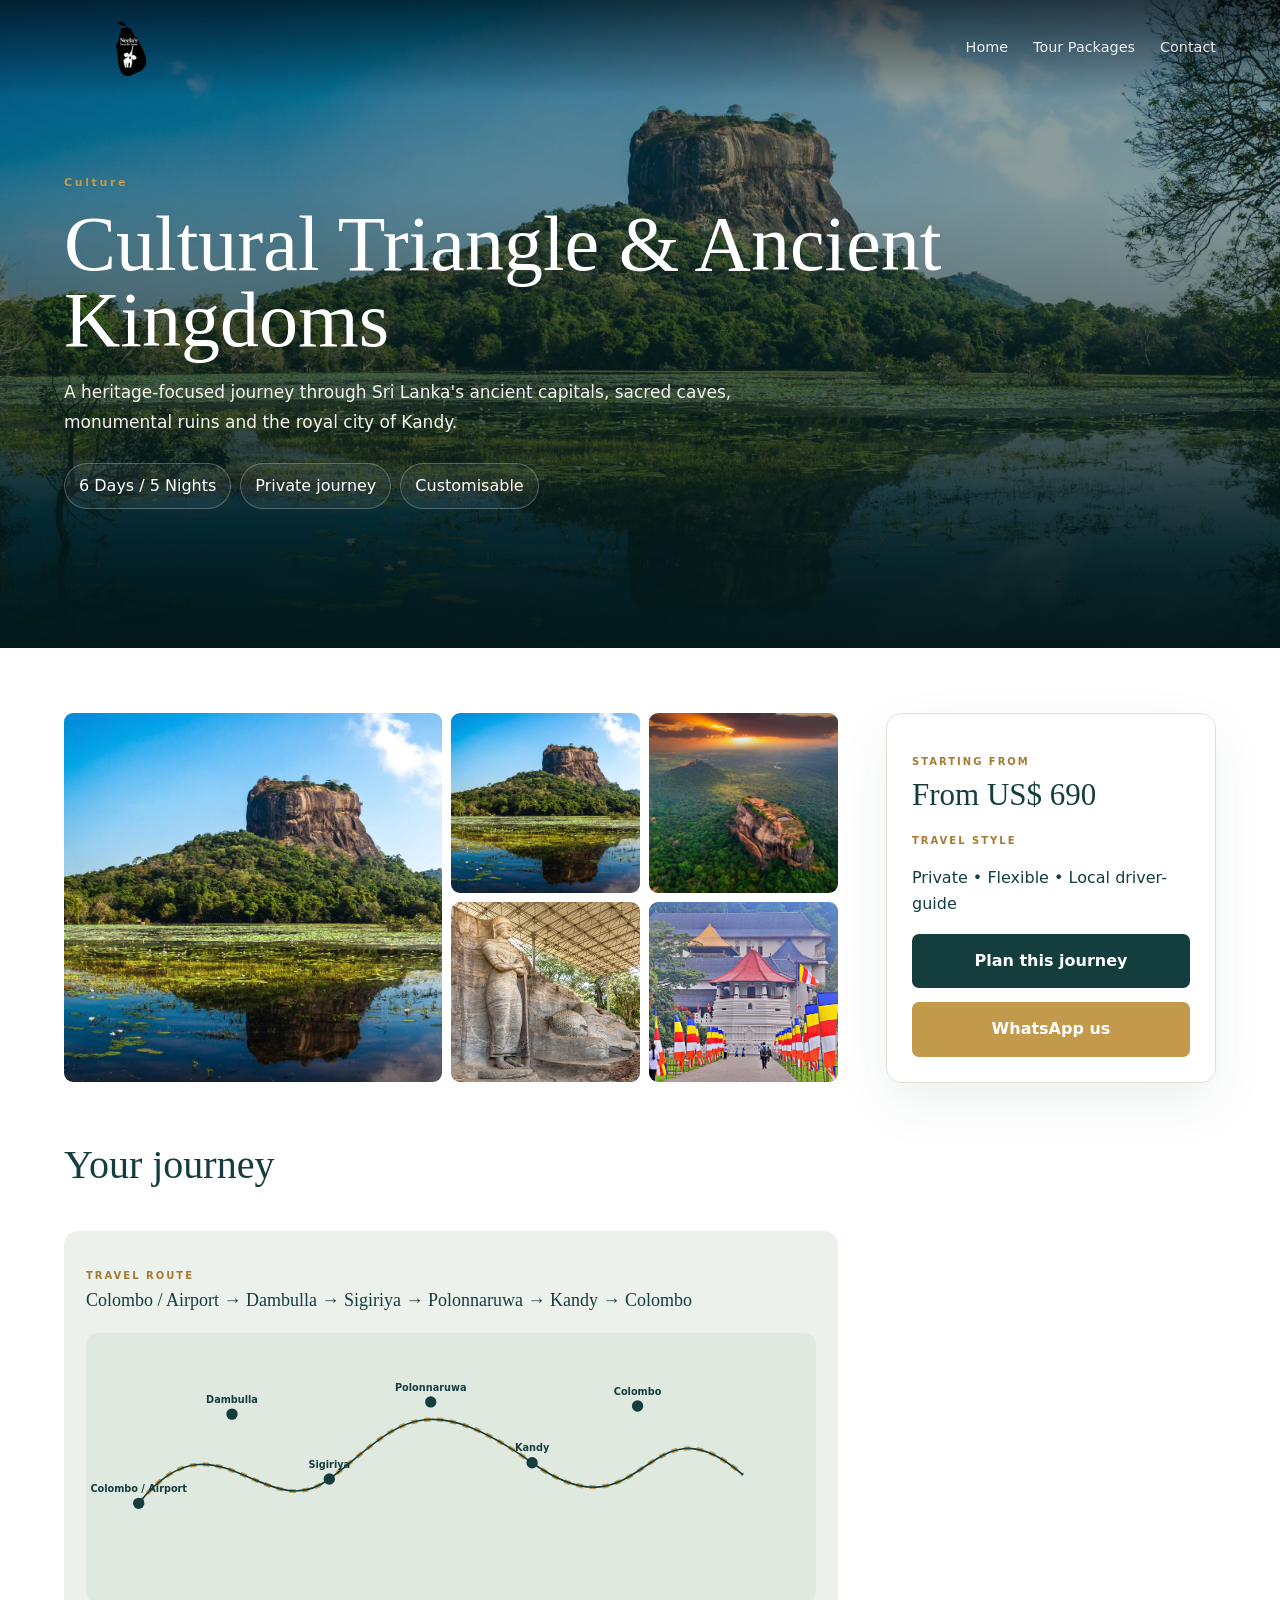
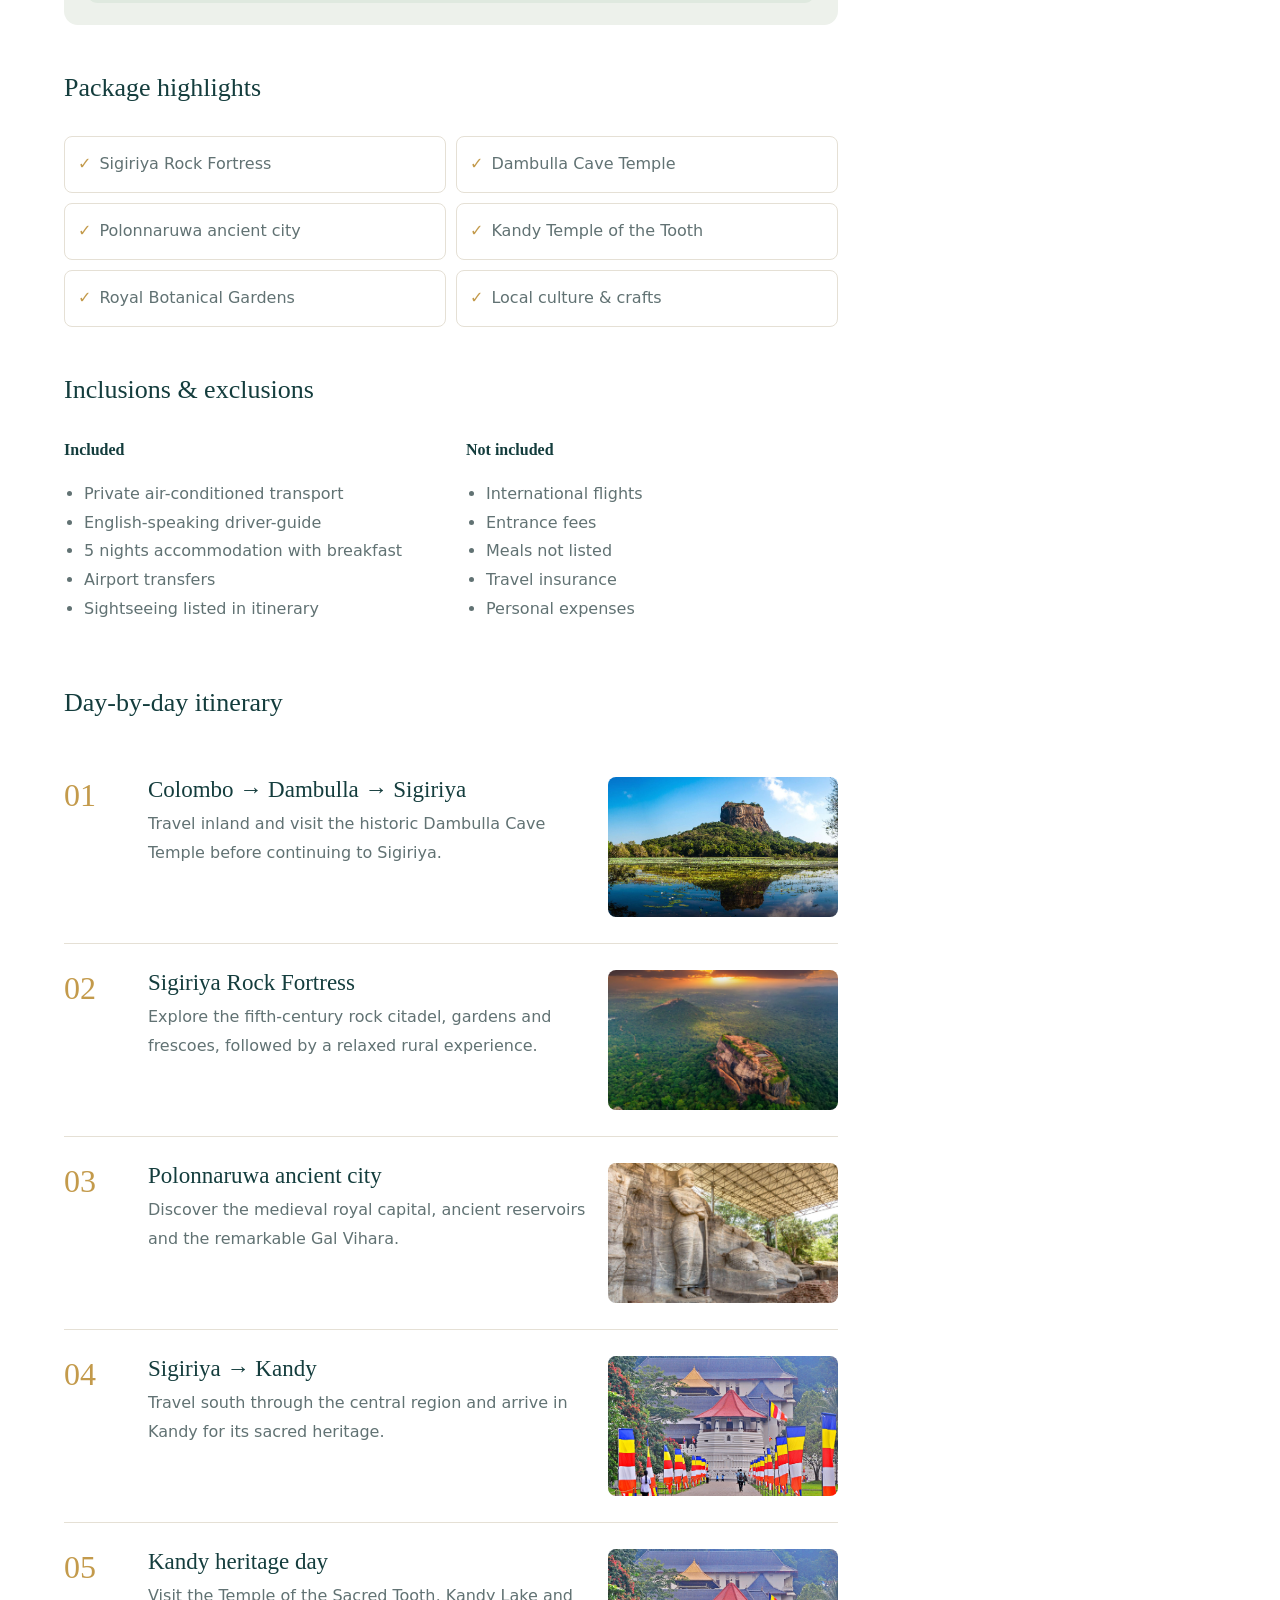
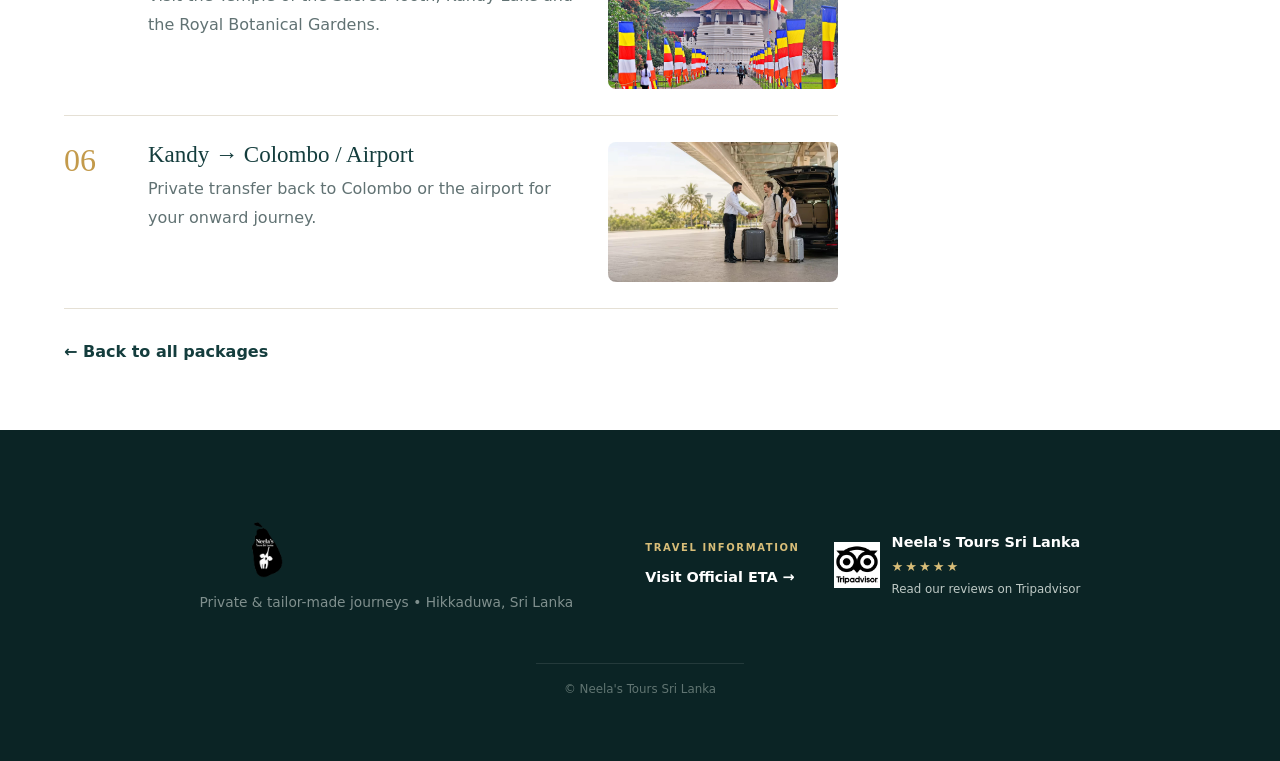
<file: packages/cultural-triangle.html>
<!doctype html><html lang="en"><head><meta charset="utf-8"><meta name="viewport" content="width=device-width,initial-scale=1"><title>Tour Package | Neela's Tours</title><meta name="description" content="Private Sri Lanka tour package by Neela's Tours."><link rel="stylesheet" href="../style.css"><link rel="stylesheet" href="../package-details.css"></head><body data-package="cultural-triangle"><header class="site-header"><a href="../index.html" class="brand brand-logo" aria-label="Neela's Tours Sri Lanka home"><img src="../images/neelas-logo.png" alt="Neela's Tours Sri Lanka"></a><nav class="nav"><a href="../index.html">Home</a><a href="../packages.html">Tour Packages</a><a href="../index.html#contact">Contact</a></nav></header><main><section class="package-hero"><img id="heroImg" src="" alt=""><div class="package-hero-content"><div id="category" class="eyebrow"></div><h1 id="title"></h1><p id="desc"></p><div class="package-pills"><span id="duration"></span><span>Private journey</span><span>Customisable</span></div></div></section><div class="package-layout"><article class="package-main"><div class="gallery" id="gallery"></div><h2>Your journey</h2><div class="route-box"><div class="side-label">TRAVEL ROUTE</div><div id="route" class="route-line"></div><div id="map" class="map"></div></div><h3>Package highlights</h3><ul id="highlights" class="highlights"></ul><h3>Inclusions & exclusions</h3><div class="inc-grid"><div><strong>Included</strong><ul id="includes"></ul></div><div><strong>Not included</strong><ul id="excludes"></ul></div></div><h3>Day-by-day itinerary</h3><div id="days"></div><a class="back" href="../packages.html">← Back to all packages</a></article><aside class="package-sidebar"><div class="side-label">STARTING FROM</div><div id="price" class="price"></div><div class="side-label">TRAVEL STYLE</div><p>Private • Flexible • Local driver-guide</p><a class="cta" href="../index.html#contact">Plan this journey</a><a class="cta gold" href="https://wa.me/94777433388" target="_blank" rel="noopener">WhatsApp us</a></aside></div></main><footer class="site-footer">
  <div class="footer-main">
    <div class="footer-brand">
      <div class="brand brand-logo footer-logo"><img src="../images/neelas-logo.png" alt="Neela's Tours Sri Lanka"></div>
      <p>Private &amp; tailor-made journeys • Hikkaduwa, Sri Lanka</p>
    </div>
    <div class="footer-links">
      <div class="footer-eta">
        <span class="footer-label">TRAVEL INFORMATION</span>
        <a href="https://eta.gov.lk/" target="_blank" rel="noopener noreferrer">Visit Official ETA →</a>
      </div>
      <div class="tripadvisor">
        <a href="https://www.tripadvisor.com/Attraction_Review-g304134-d34137447-Reviews-Neela_s_Tours_Sri_Lanka-Hikkaduwa_Galle_District_Southern_Province.html" target="_blank" rel="noopener noreferrer" class="tripadvisor-link">
          <img class="tripadvisor-badge" src="../images/tripadvisor-logo.png" alt="Tripadvisor logo">
          <div class="tripadvisor-text">
            <span class="tripadvisor-title">Neela's Tours Sri Lanka</span>
            <span class="tripadvisor-stars" aria-label="Five stars">★★★★★</span>
            <span class="tripadvisor-reviews">Read our reviews on Tripadvisor</span>
          </div>
        </a>
      </div>
    </div>
  </div>
  <div class="footer-bottom"><p>© <span id="year"></span> Neela's Tours Sri Lanka</p></div>
</footer><script src="../package-details.js"></script></body></html>
</file>
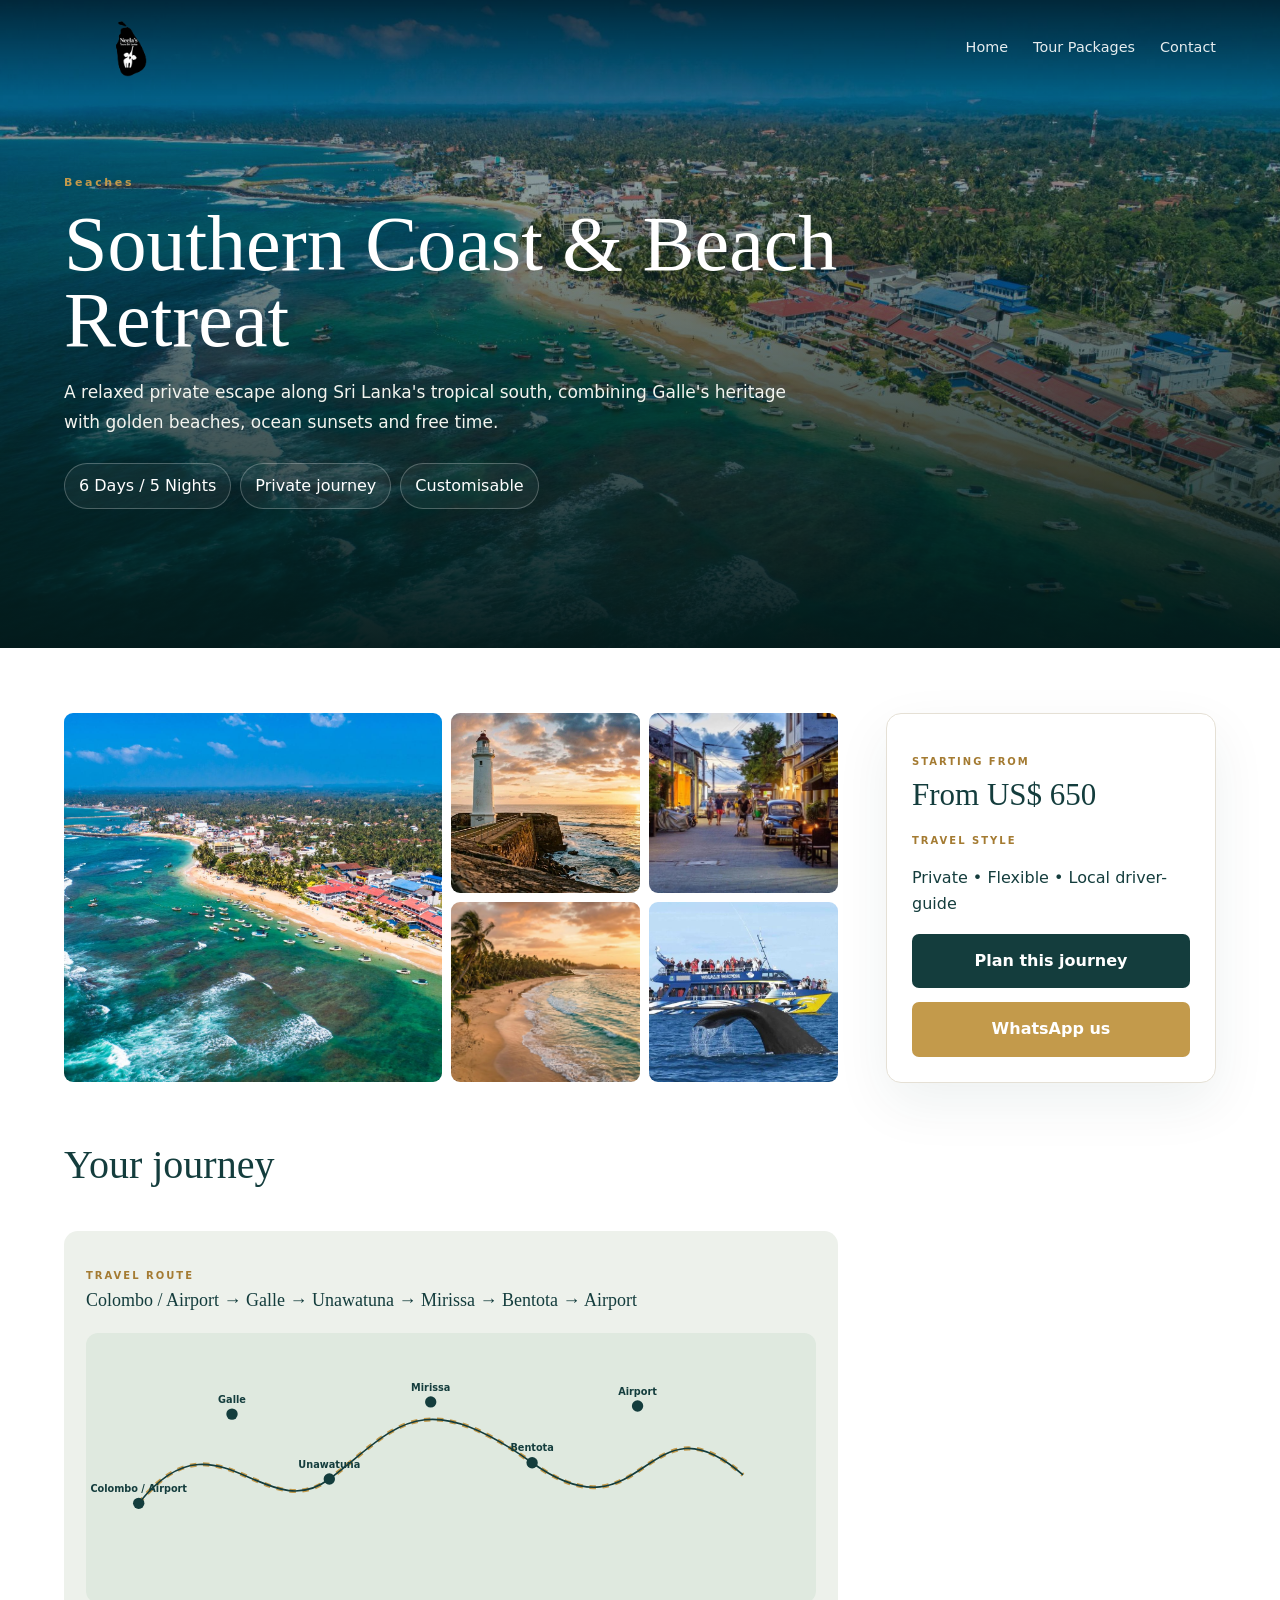
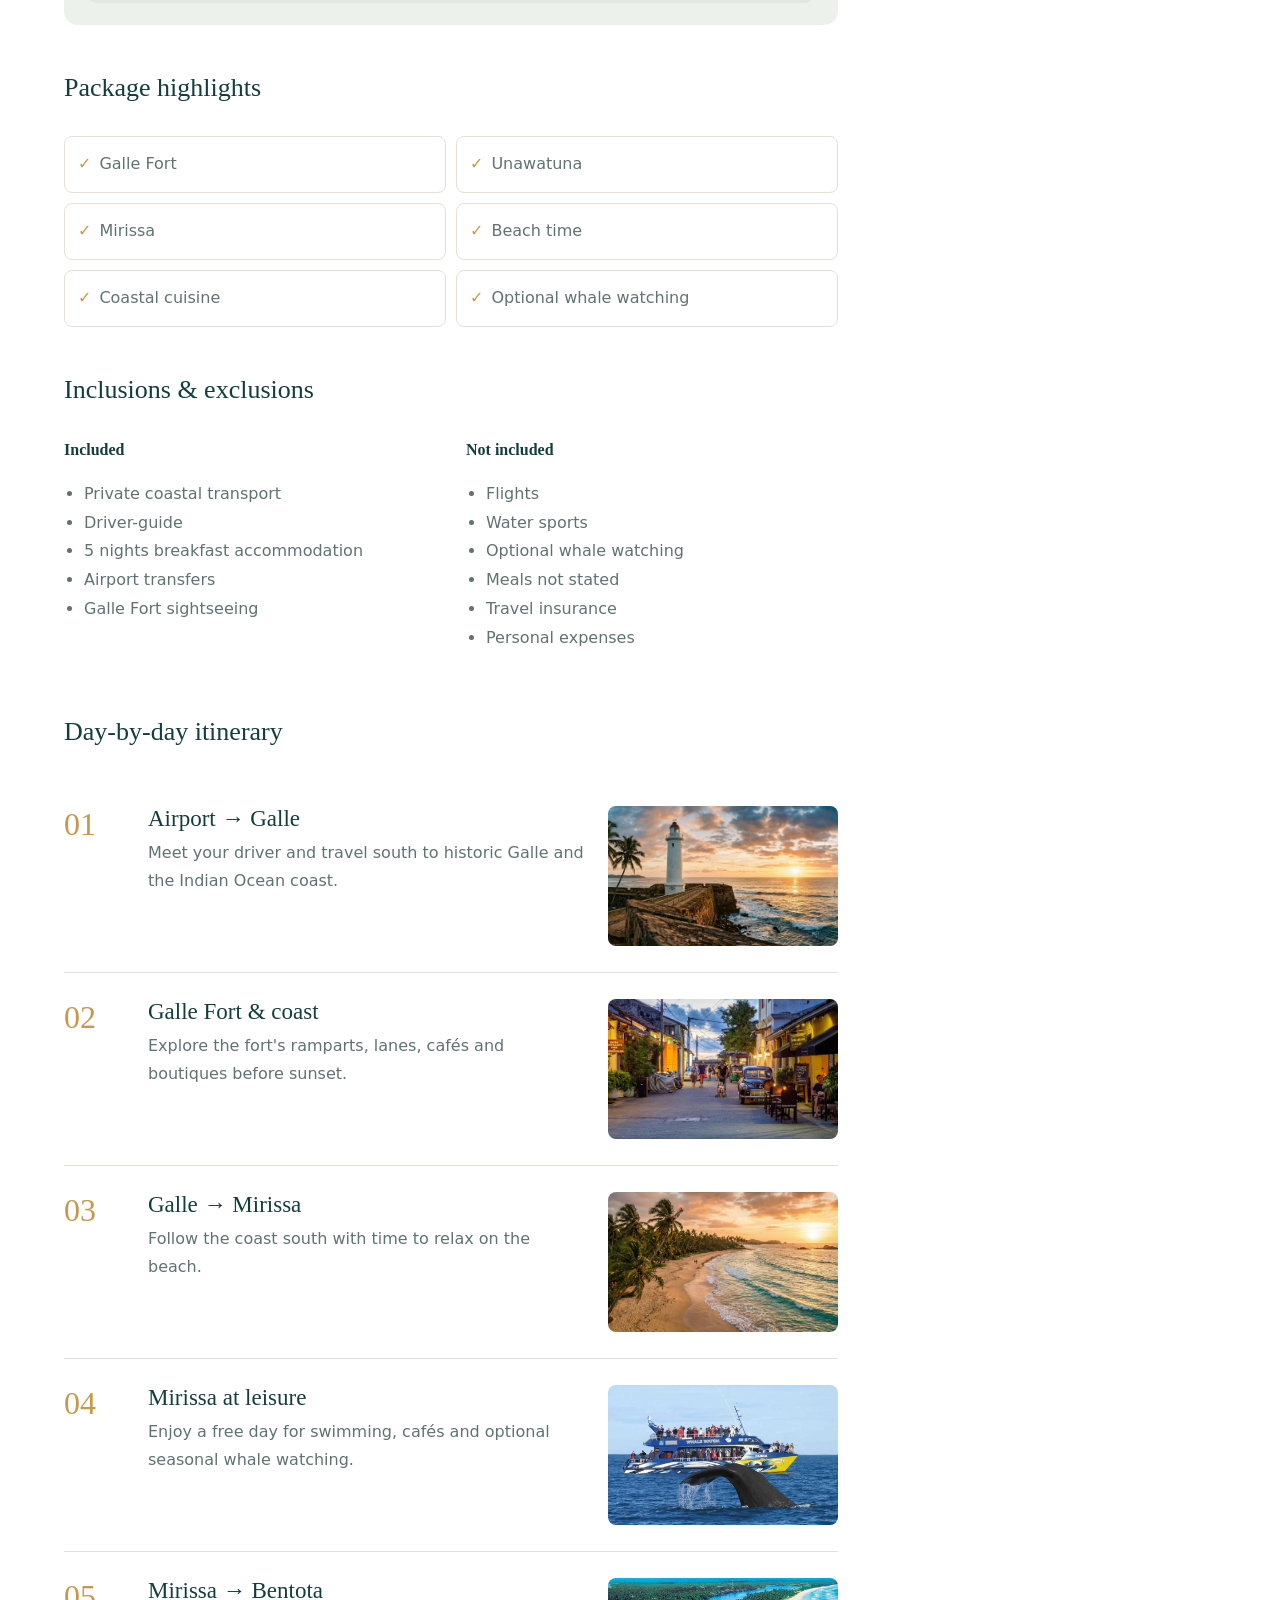
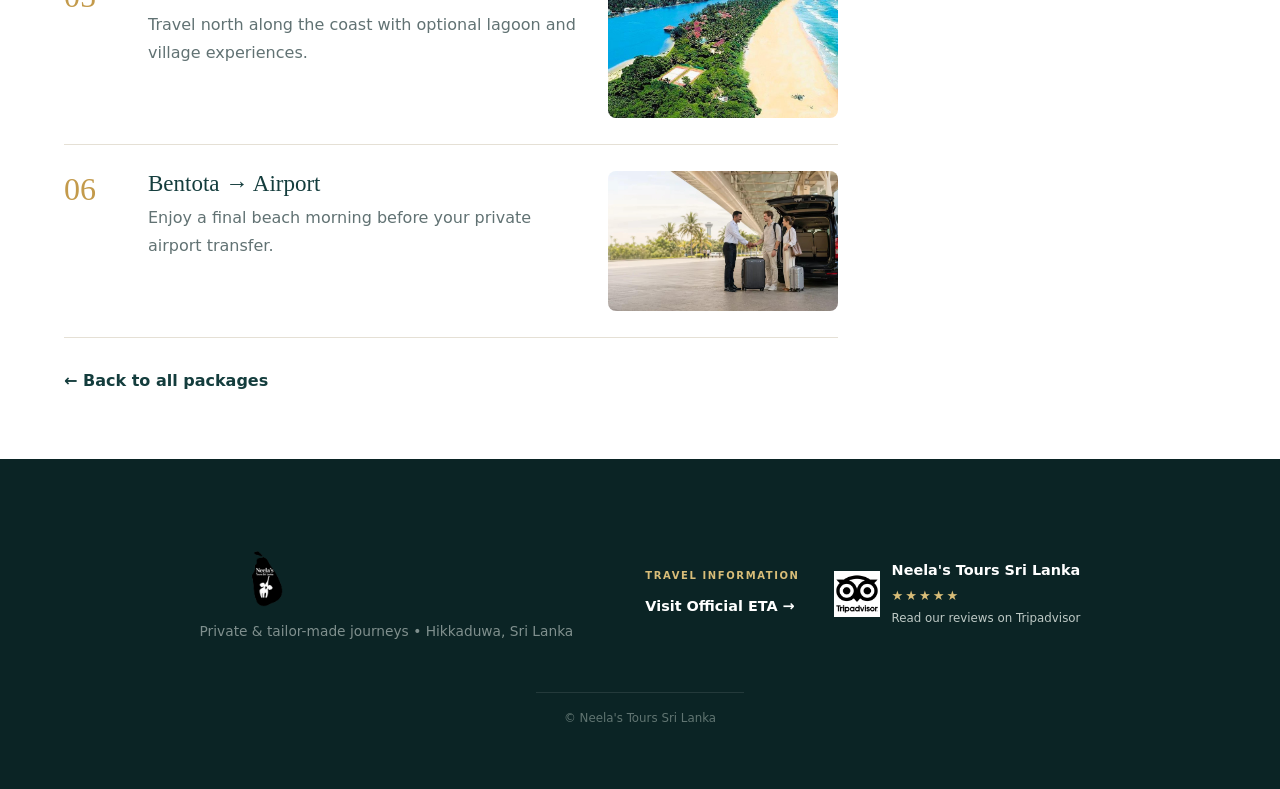
<file: packages/southern-coast-beaches.html>
<!doctype html><html lang="en"><head><meta charset="utf-8"><meta name="viewport" content="width=device-width,initial-scale=1"><title>Tour Package | Neela's Tours</title><meta name="description" content="Private Sri Lanka tour package by Neela's Tours."><link rel="stylesheet" href="../style.css"><link rel="stylesheet" href="../package-details.css"></head><body data-package="southern-coast-beaches"><header class="site-header"><a href="../index.html" class="brand brand-logo" aria-label="Neela's Tours Sri Lanka home"><img src="../images/neelas-logo.png" alt="Neela's Tours Sri Lanka"></a><nav class="nav"><a href="../index.html">Home</a><a href="../packages.html">Tour Packages</a><a href="../index.html#contact">Contact</a></nav></header><main><section class="package-hero"><img id="heroImg" src="" alt=""><div class="package-hero-content"><div id="category" class="eyebrow"></div><h1 id="title"></h1><p id="desc"></p><div class="package-pills"><span id="duration"></span><span>Private journey</span><span>Customisable</span></div></div></section><div class="package-layout"><article class="package-main"><div class="gallery" id="gallery"></div><h2>Your journey</h2><div class="route-box"><div class="side-label">TRAVEL ROUTE</div><div id="route" class="route-line"></div><div id="map" class="map"></div></div><h3>Package highlights</h3><ul id="highlights" class="highlights"></ul><h3>Inclusions & exclusions</h3><div class="inc-grid"><div><strong>Included</strong><ul id="includes"></ul></div><div><strong>Not included</strong><ul id="excludes"></ul></div></div><h3>Day-by-day itinerary</h3><div id="days"></div><a class="back" href="../packages.html">← Back to all packages</a></article><aside class="package-sidebar"><div class="side-label">STARTING FROM</div><div id="price" class="price"></div><div class="side-label">TRAVEL STYLE</div><p>Private • Flexible • Local driver-guide</p><a class="cta" href="../index.html#contact">Plan this journey</a><a class="cta gold" href="https://wa.me/94777433388" target="_blank" rel="noopener">WhatsApp us</a></aside></div></main><footer class="site-footer">
  <div class="footer-main">
    <div class="footer-brand">
      <div class="brand brand-logo footer-logo"><img src="../images/neelas-logo.png" alt="Neela's Tours Sri Lanka"></div>
      <p>Private &amp; tailor-made journeys • Hikkaduwa, Sri Lanka</p>
    </div>
    <div class="footer-links">
      <div class="footer-eta">
        <span class="footer-label">TRAVEL INFORMATION</span>
        <a href="https://eta.gov.lk/" target="_blank" rel="noopener noreferrer">Visit Official ETA →</a>
      </div>
      <div class="tripadvisor">
        <a href="https://www.tripadvisor.com/Attraction_Review-g304134-d34137447-Reviews-Neela_s_Tours_Sri_Lanka-Hikkaduwa_Galle_District_Southern_Province.html" target="_blank" rel="noopener noreferrer" class="tripadvisor-link">
          <img class="tripadvisor-badge" src="../images/tripadvisor-logo.png" alt="Tripadvisor logo">
          <div class="tripadvisor-text">
            <span class="tripadvisor-title">Neela's Tours Sri Lanka</span>
            <span class="tripadvisor-stars" aria-label="Five stars">★★★★★</span>
            <span class="tripadvisor-reviews">Read our reviews on Tripadvisor</span>
          </div>
        </a>
      </div>
    </div>
  </div>
  <div class="footer-bottom"><p>© <span id="year"></span> Neela's Tours Sri Lanka</p></div>
</footer><script src="../package-details.js"></script></body></html>
</file>
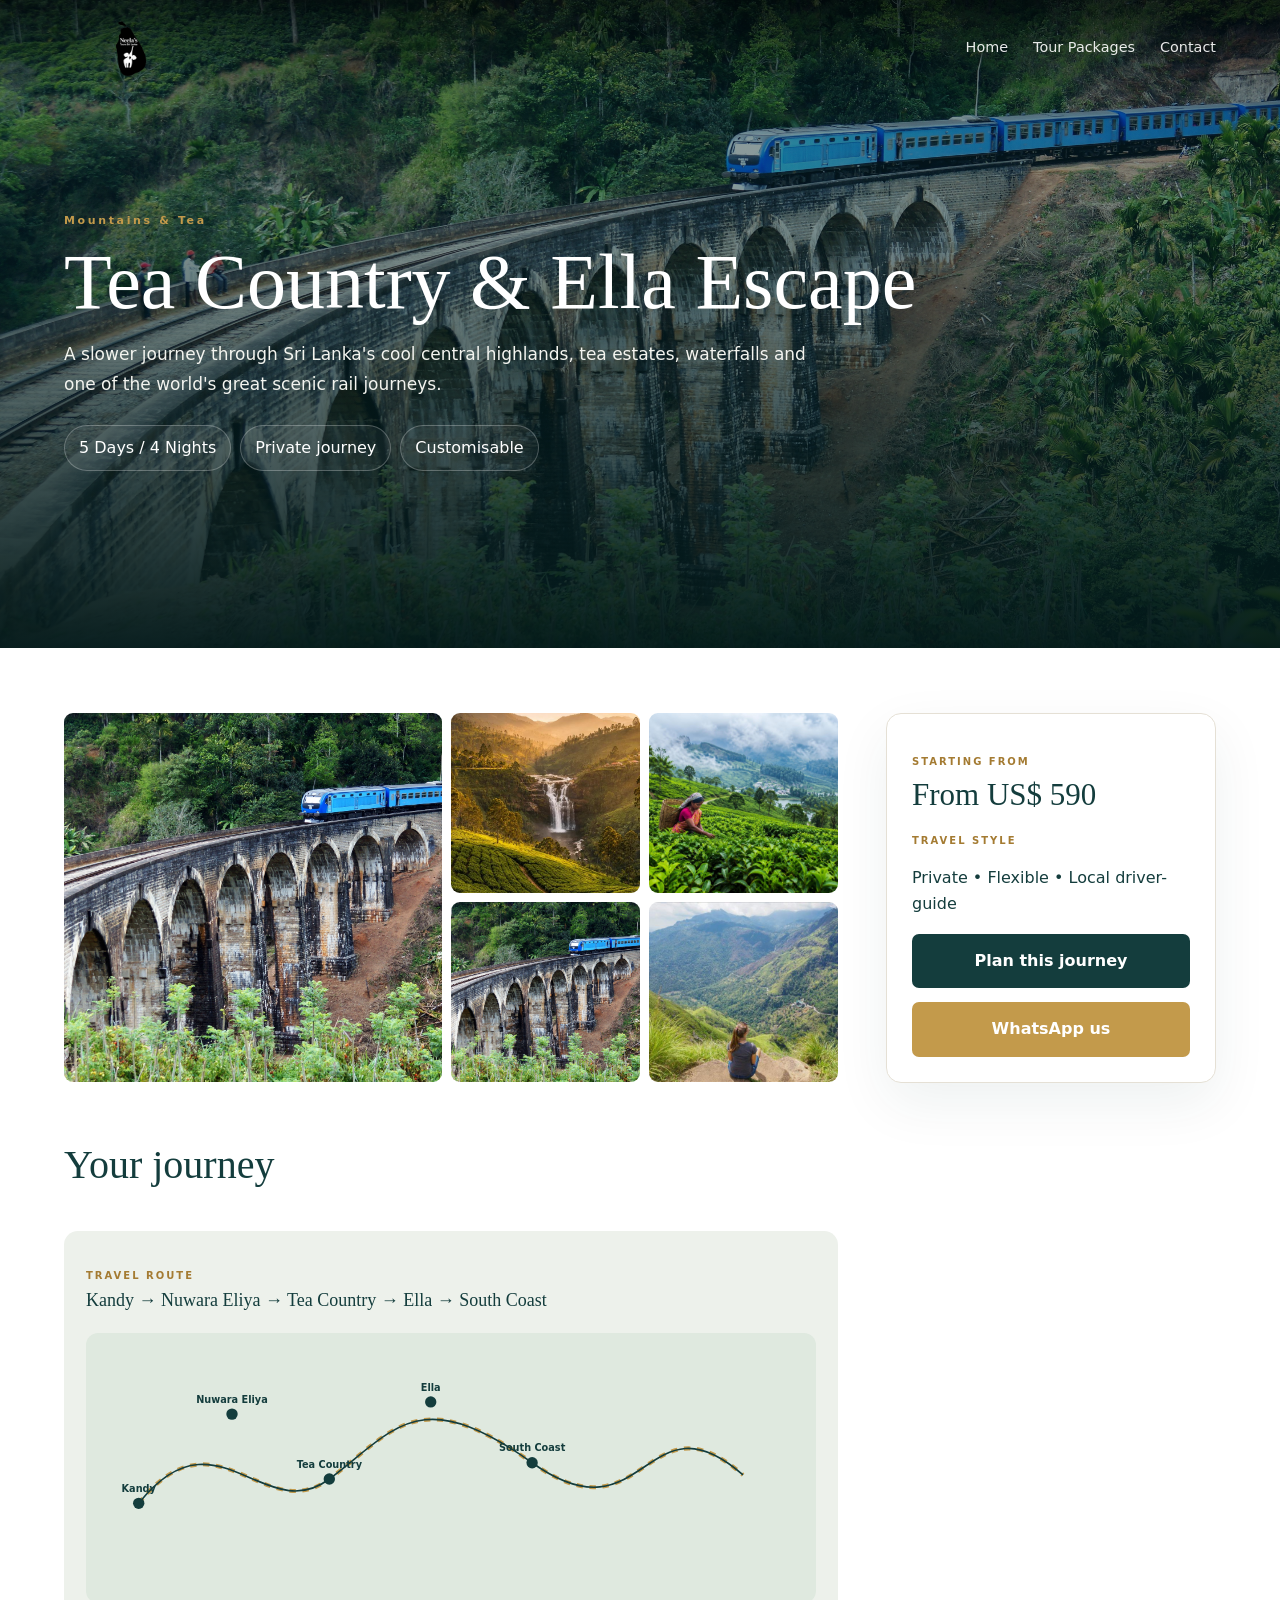
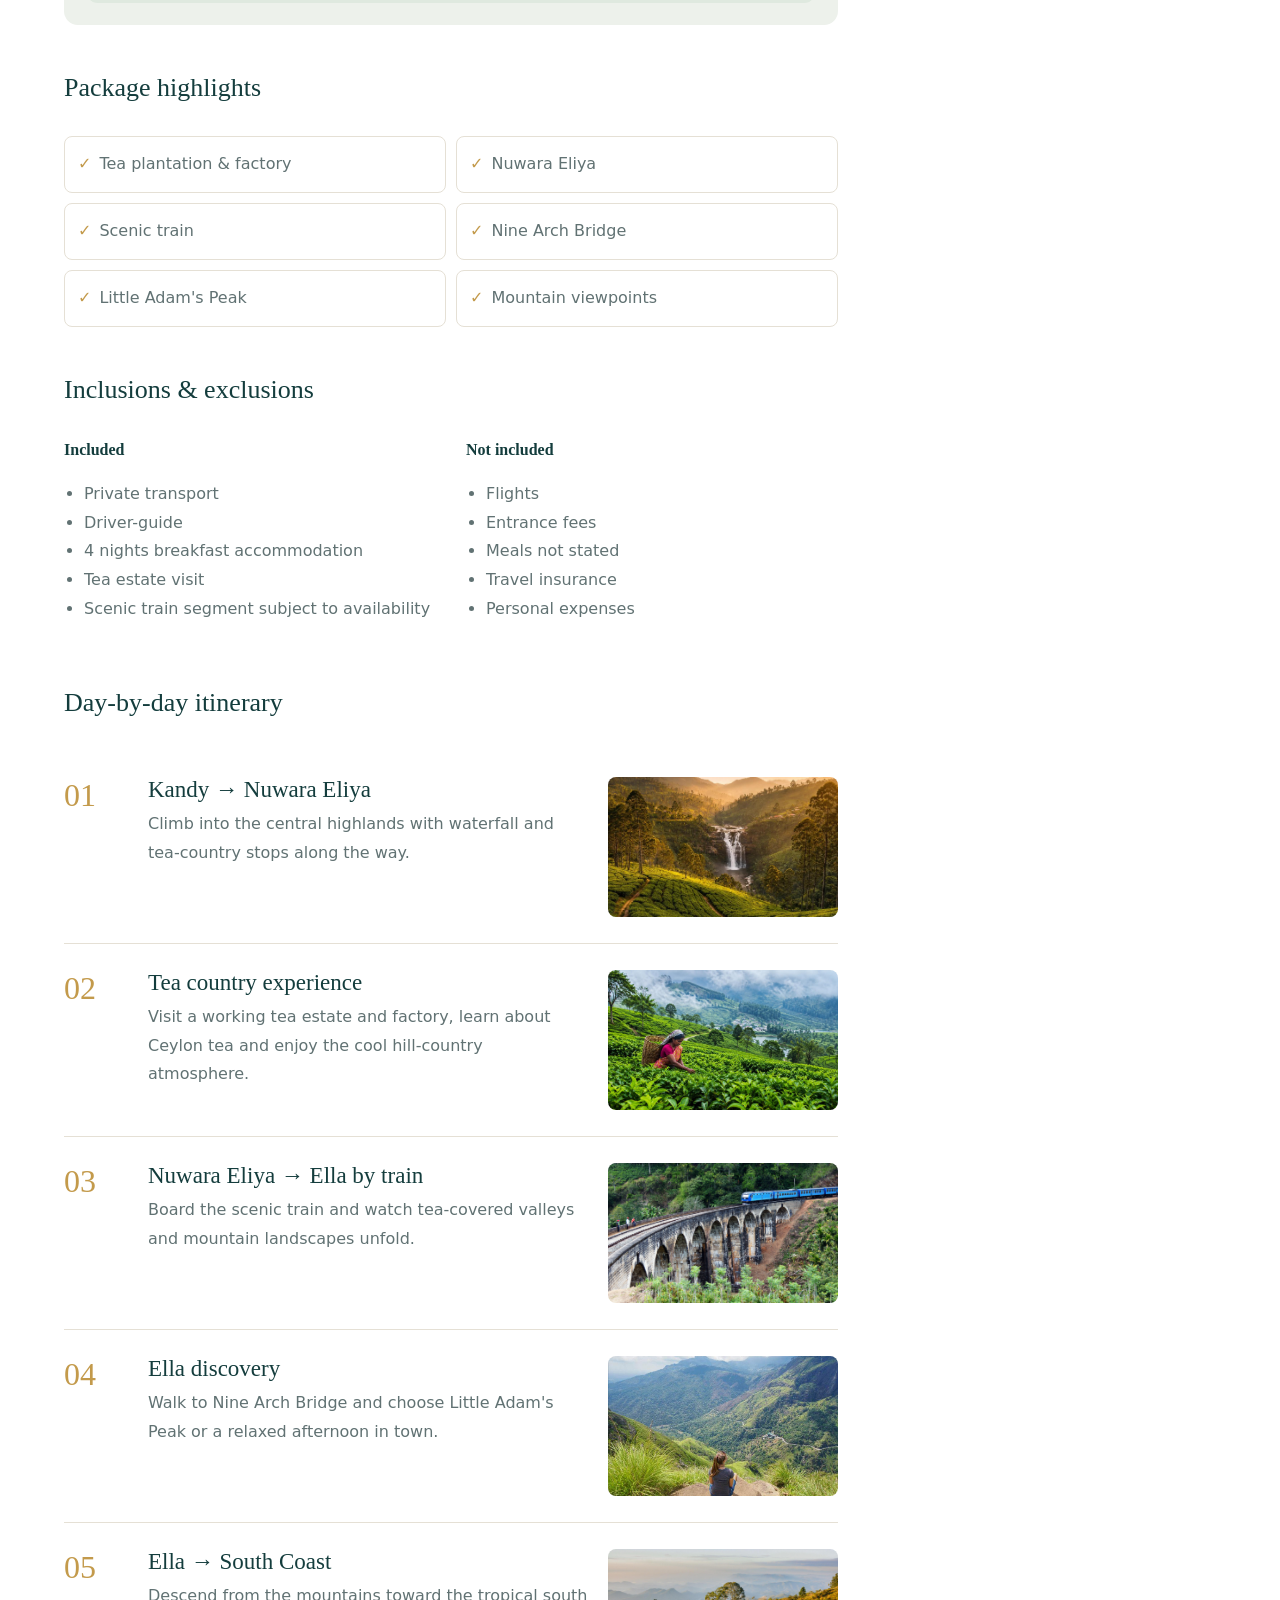
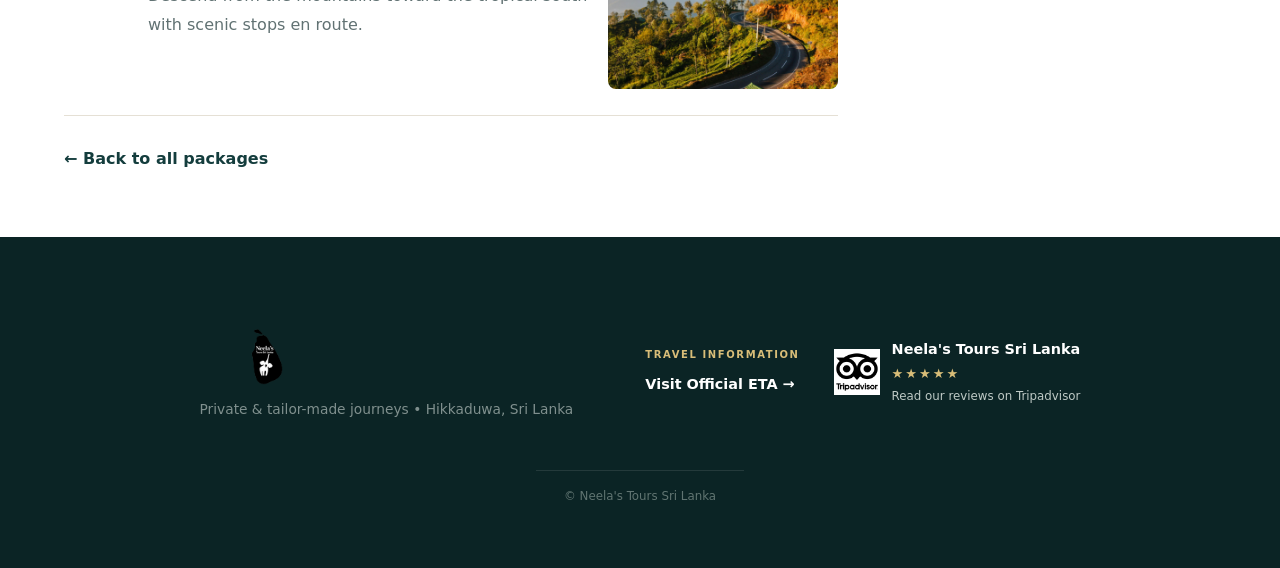
<file: packages/tea-country-ella.html>
<!doctype html><html lang="en"><head><meta charset="utf-8"><meta name="viewport" content="width=device-width,initial-scale=1"><title>Tour Package | Neela's Tours</title><meta name="description" content="Private Sri Lanka tour package by Neela's Tours."><link rel="stylesheet" href="../style.css"><link rel="stylesheet" href="../package-details.css"></head><body data-package="tea-country-ella"><header class="site-header"><a href="../index.html" class="brand brand-logo" aria-label="Neela's Tours Sri Lanka home"><img src="../images/neelas-logo.png" alt="Neela's Tours Sri Lanka"></a><nav class="nav"><a href="../index.html">Home</a><a href="../packages.html">Tour Packages</a><a href="../index.html#contact">Contact</a></nav></header><main><section class="package-hero"><img id="heroImg" src="" alt=""><div class="package-hero-content"><div id="category" class="eyebrow"></div><h1 id="title"></h1><p id="desc"></p><div class="package-pills"><span id="duration"></span><span>Private journey</span><span>Customisable</span></div></div></section><div class="package-layout"><article class="package-main"><div class="gallery" id="gallery"></div><h2>Your journey</h2><div class="route-box"><div class="side-label">TRAVEL ROUTE</div><div id="route" class="route-line"></div><div id="map" class="map"></div></div><h3>Package highlights</h3><ul id="highlights" class="highlights"></ul><h3>Inclusions & exclusions</h3><div class="inc-grid"><div><strong>Included</strong><ul id="includes"></ul></div><div><strong>Not included</strong><ul id="excludes"></ul></div></div><h3>Day-by-day itinerary</h3><div id="days"></div><a class="back" href="../packages.html">← Back to all packages</a></article><aside class="package-sidebar"><div class="side-label">STARTING FROM</div><div id="price" class="price"></div><div class="side-label">TRAVEL STYLE</div><p>Private • Flexible • Local driver-guide</p><a class="cta" href="../index.html#contact">Plan this journey</a><a class="cta gold" href="https://wa.me/94777433388" target="_blank" rel="noopener">WhatsApp us</a></aside></div></main><footer class="site-footer">
  <div class="footer-main">
    <div class="footer-brand">
      <div class="brand brand-logo footer-logo"><img src="../images/neelas-logo.png" alt="Neela's Tours Sri Lanka"></div>
      <p>Private &amp; tailor-made journeys • Hikkaduwa, Sri Lanka</p>
    </div>
    <div class="footer-links">
      <div class="footer-eta">
        <span class="footer-label">TRAVEL INFORMATION</span>
        <a href="https://eta.gov.lk/" target="_blank" rel="noopener noreferrer">Visit Official ETA →</a>
      </div>
      <div class="tripadvisor">
        <a href="https://www.tripadvisor.com/Attraction_Review-g304134-d34137447-Reviews-Neela_s_Tours_Sri_Lanka-Hikkaduwa_Galle_District_Southern_Province.html" target="_blank" rel="noopener noreferrer" class="tripadvisor-link">
          <img class="tripadvisor-badge" src="../images/tripadvisor-logo.png" alt="Tripadvisor logo">
          <div class="tripadvisor-text">
            <span class="tripadvisor-title">Neela's Tours Sri Lanka</span>
            <span class="tripadvisor-stars" aria-label="Five stars">★★★★★</span>
            <span class="tripadvisor-reviews">Read our reviews on Tripadvisor</span>
          </div>
        </a>
      </div>
    </div>
  </div>
  <div class="footer-bottom"><p>© <span id="year"></span> Neela's Tours Sri Lanka</p></div>
</footer><script src="../package-details.js"></script></body></html>
</file>
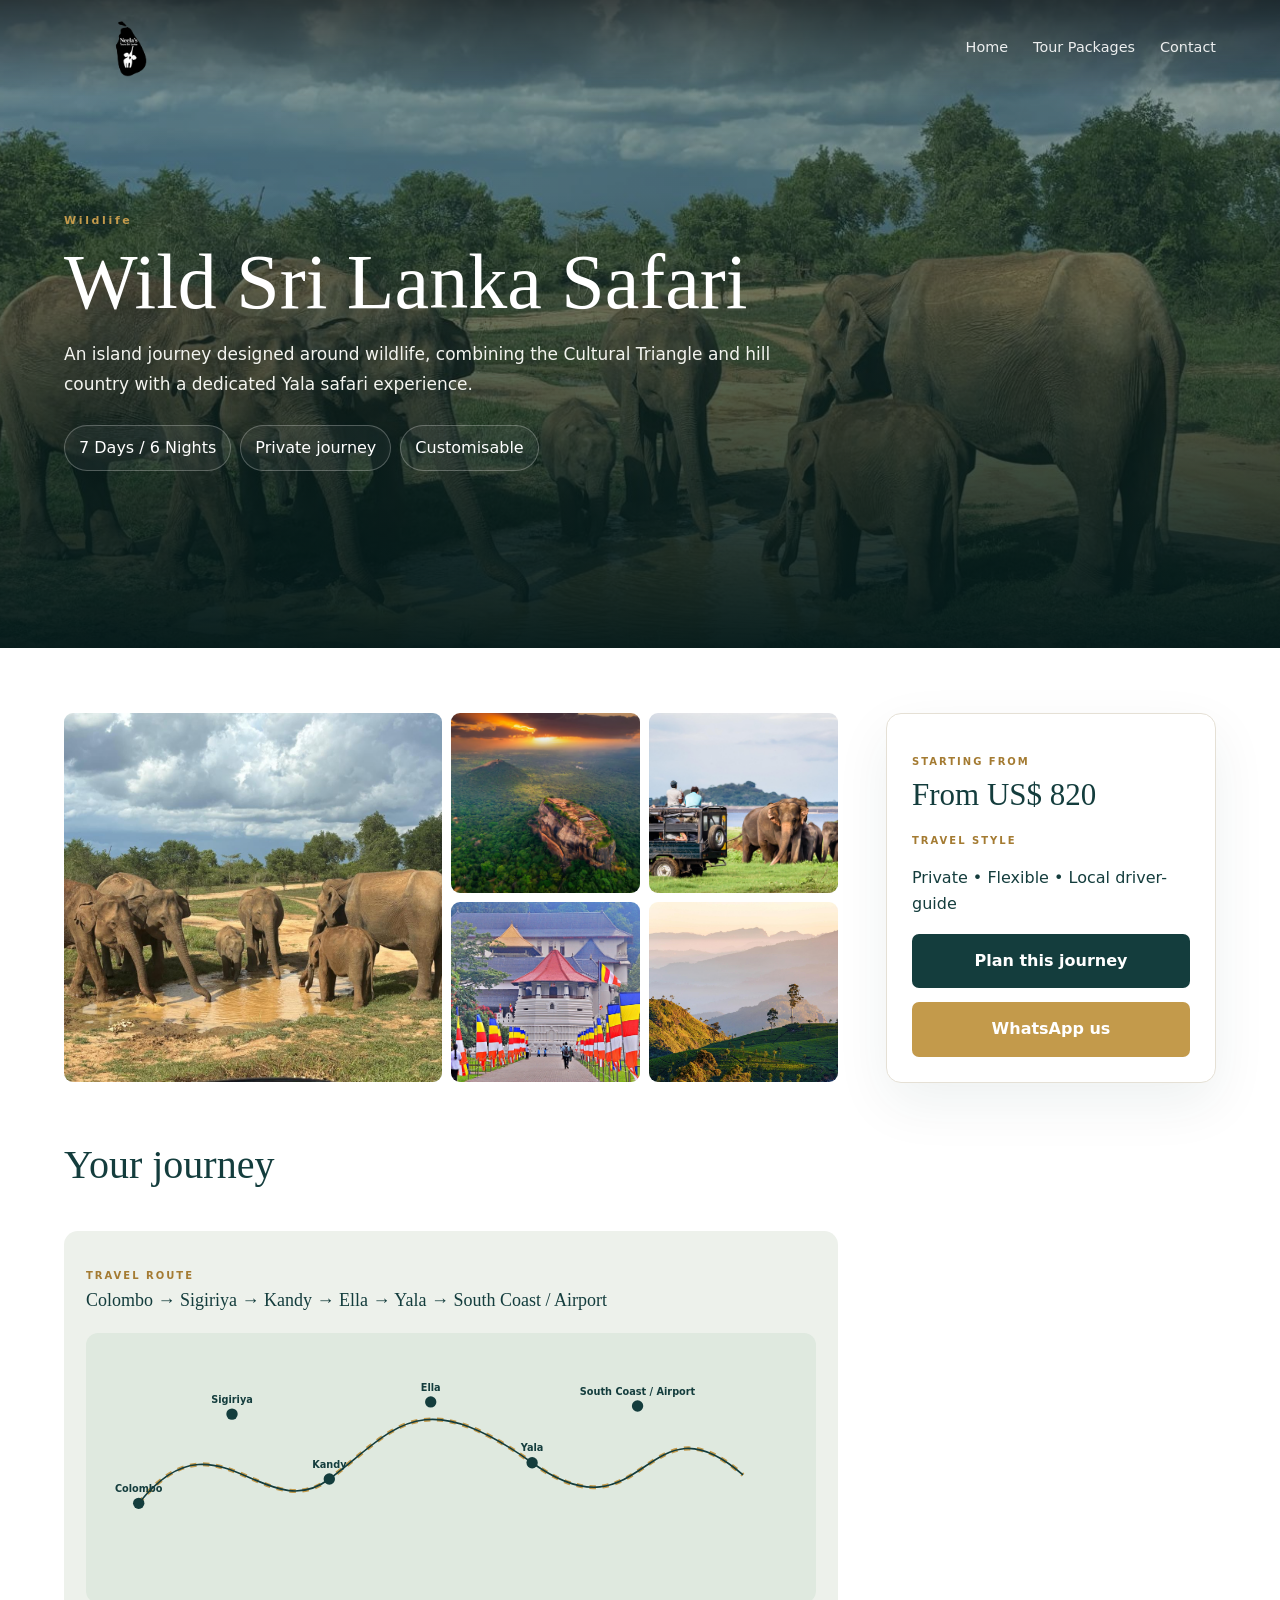
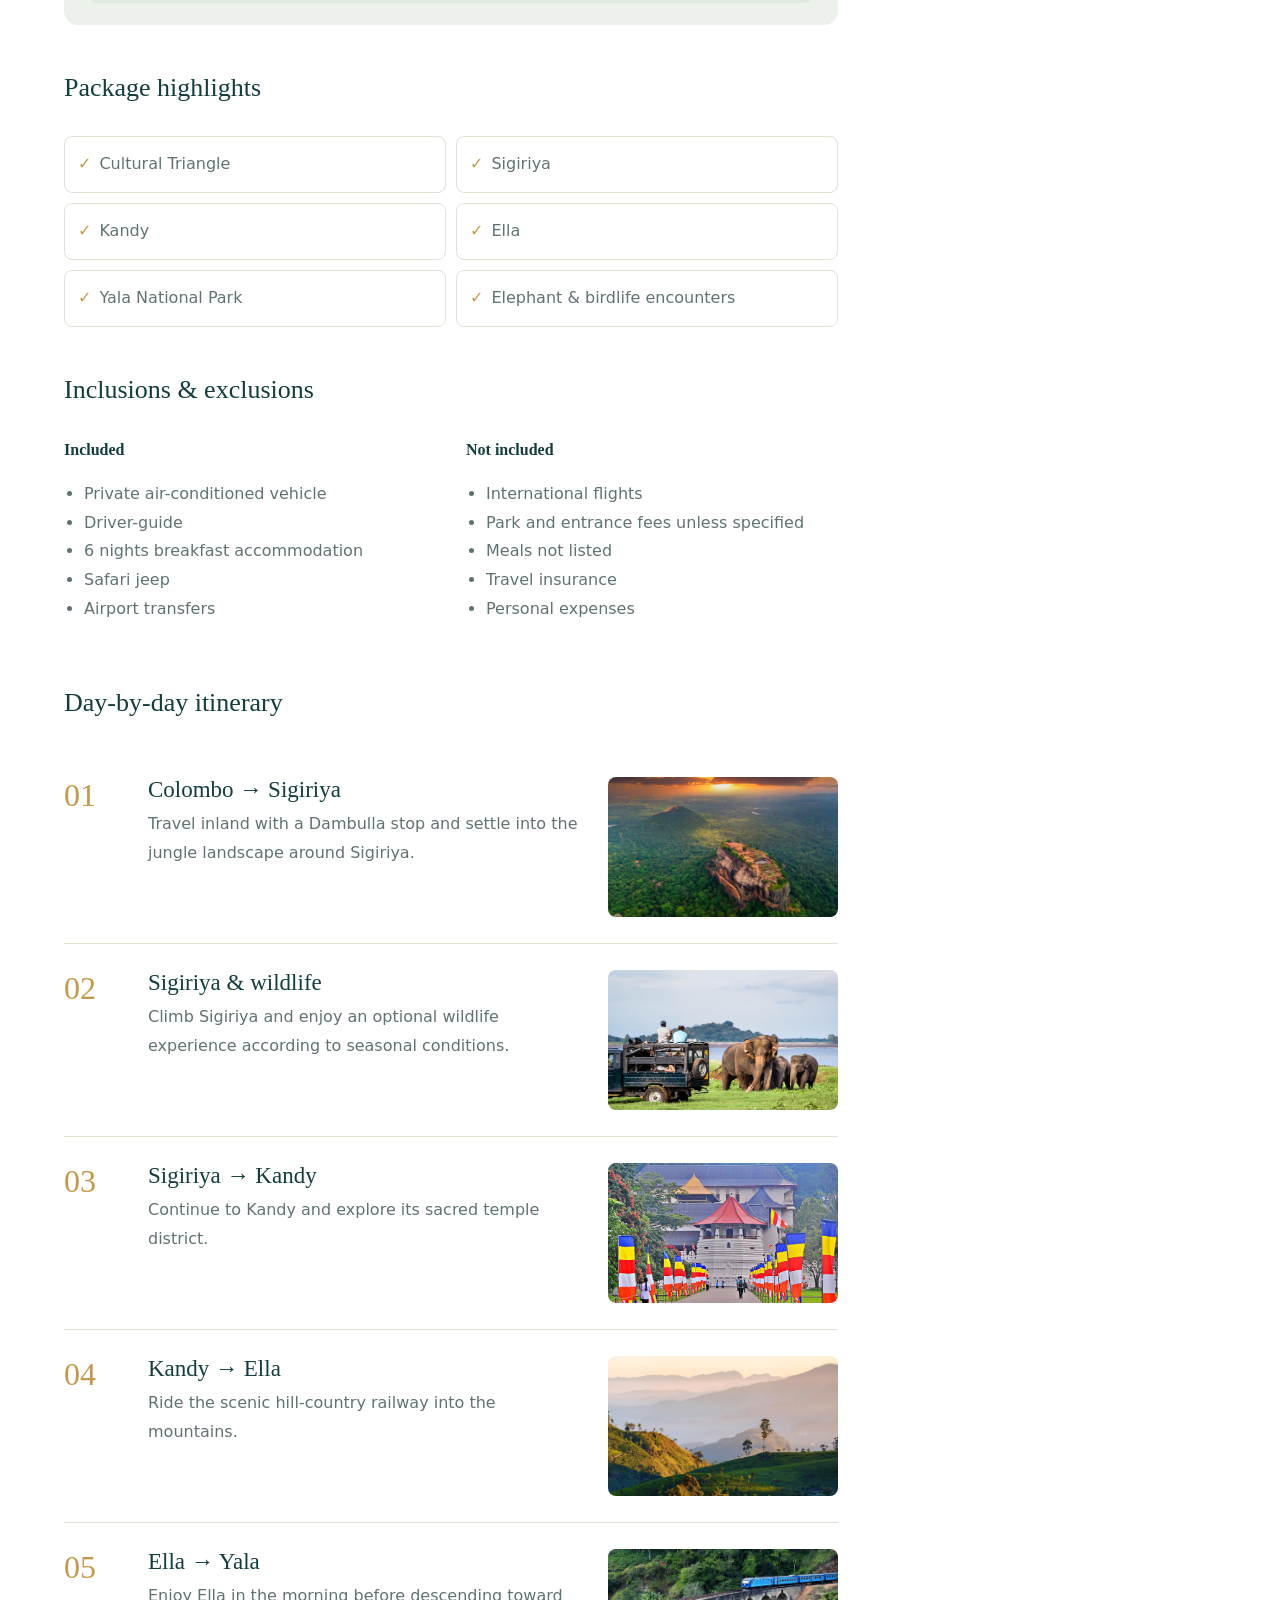
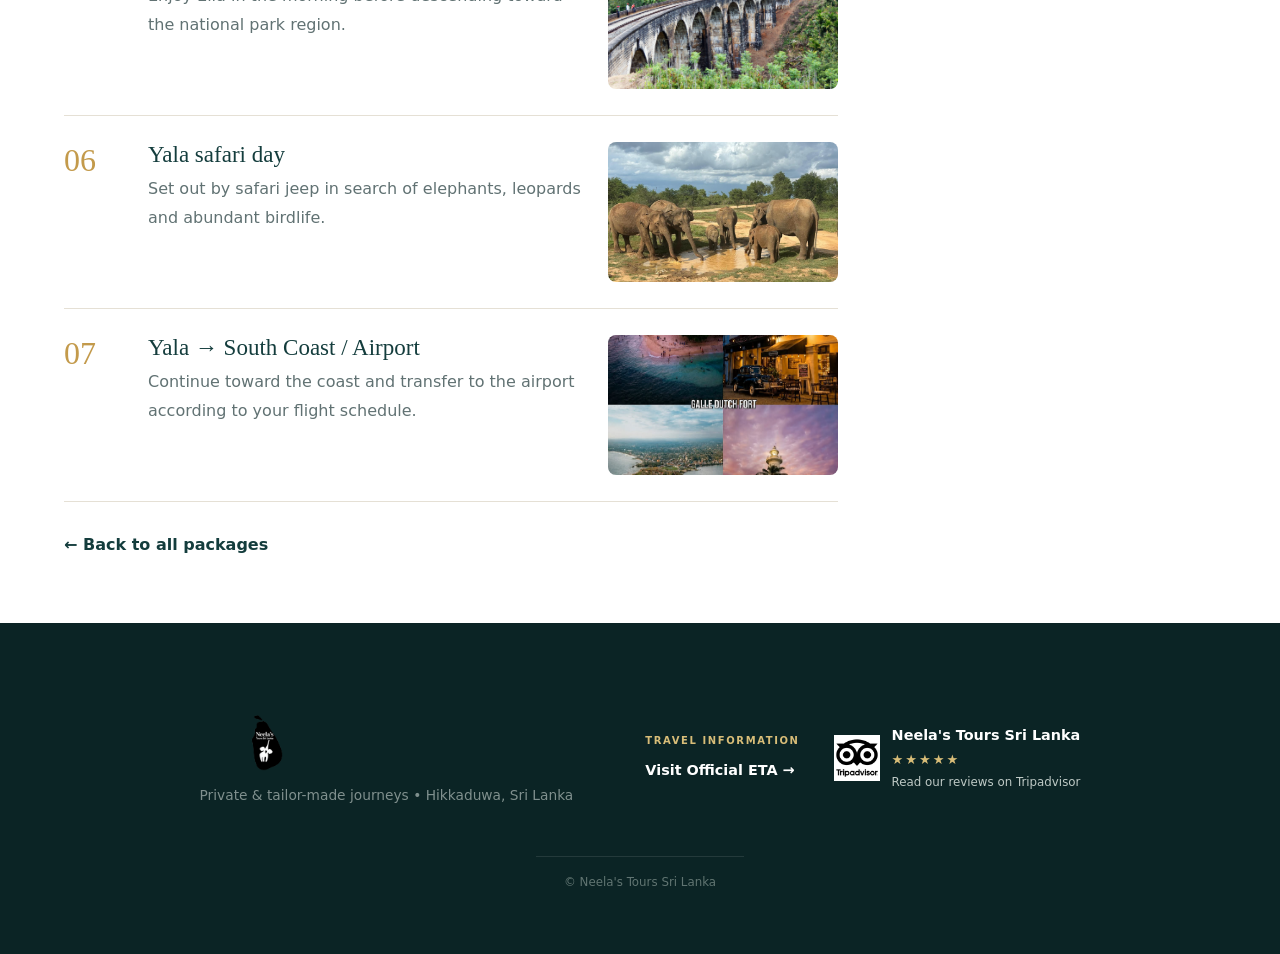
<file: packages/wild-sri-lanka-safari.html>
<!doctype html><html lang="en"><head><meta charset="utf-8"><meta name="viewport" content="width=device-width,initial-scale=1"><title>Tour Package | Neela's Tours</title><meta name="description" content="Private Sri Lanka tour package by Neela's Tours."><link rel="stylesheet" href="../style.css"><link rel="stylesheet" href="../package-details.css"></head><body data-package="wild-sri-lanka-safari"><header class="site-header"><a href="../index.html" class="brand brand-logo" aria-label="Neela's Tours Sri Lanka home"><img src="../images/neelas-logo.png" alt="Neela's Tours Sri Lanka"></a><nav class="nav"><a href="../index.html">Home</a><a href="../packages.html">Tour Packages</a><a href="../index.html#contact">Contact</a></nav></header><main><section class="package-hero"><img id="heroImg" src="" alt=""><div class="package-hero-content"><div id="category" class="eyebrow"></div><h1 id="title"></h1><p id="desc"></p><div class="package-pills"><span id="duration"></span><span>Private journey</span><span>Customisable</span></div></div></section><div class="package-layout"><article class="package-main"><div class="gallery" id="gallery"></div><h2>Your journey</h2><div class="route-box"><div class="side-label">TRAVEL ROUTE</div><div id="route" class="route-line"></div><div id="map" class="map"></div></div><h3>Package highlights</h3><ul id="highlights" class="highlights"></ul><h3>Inclusions & exclusions</h3><div class="inc-grid"><div><strong>Included</strong><ul id="includes"></ul></div><div><strong>Not included</strong><ul id="excludes"></ul></div></div><h3>Day-by-day itinerary</h3><div id="days"></div><a class="back" href="../packages.html">← Back to all packages</a></article><aside class="package-sidebar"><div class="side-label">STARTING FROM</div><div id="price" class="price"></div><div class="side-label">TRAVEL STYLE</div><p>Private • Flexible • Local driver-guide</p><a class="cta" href="../index.html#contact">Plan this journey</a><a class="cta gold" href="https://wa.me/94777433388" target="_blank" rel="noopener">WhatsApp us</a></aside></div></main><footer class="site-footer">
  <div class="footer-main">
    <div class="footer-brand">
      <div class="brand brand-logo footer-logo"><img src="../images/neelas-logo.png" alt="Neela's Tours Sri Lanka"></div>
      <p>Private &amp; tailor-made journeys • Hikkaduwa, Sri Lanka</p>
    </div>
    <div class="footer-links">
      <div class="footer-eta">
        <span class="footer-label">TRAVEL INFORMATION</span>
        <a href="https://eta.gov.lk/" target="_blank" rel="noopener noreferrer">Visit Official ETA →</a>
      </div>
      <div class="tripadvisor">
        <a href="https://www.tripadvisor.com/Attraction_Review-g304134-d34137447-Reviews-Neela_s_Tours_Sri_Lanka-Hikkaduwa_Galle_District_Southern_Province.html" target="_blank" rel="noopener noreferrer" class="tripadvisor-link">
          <img class="tripadvisor-badge" src="../images/tripadvisor-logo.png" alt="Tripadvisor logo">
          <div class="tripadvisor-text">
            <span class="tripadvisor-title">Neela's Tours Sri Lanka</span>
            <span class="tripadvisor-stars" aria-label="Five stars">★★★★★</span>
            <span class="tripadvisor-reviews">Read our reviews on Tripadvisor</span>
          </div>
        </a>
      </div>
    </div>
  </div>
  <div class="footer-bottom"><p>© <span id="year"></span> Neela's Tours Sri Lanka</p></div>
</footer><script src="../package-details.js"></script></body></html>
</file>
<file: style.css>
:root{--ink:#123b3b;--deep:#082e31;--gold:#d7a84a;--cream:#f7f3ea;--white:#fff;--muted:#647575;--shadow:0 18px 50px rgba(8,46,49,.12)}
*{box-sizing:border-box}html{scroll-behavior:smooth}body{margin:0;font-family:Inter,system-ui,-apple-system,BlinkMacSystemFont,"Segoe UI",sans-serif;color:var(--ink);background:#fff;line-height:1.65}img,video{max-width:100%;display:block}a{color:inherit;text-decoration:none}.site-header{position:fixed;z-index:20;top:0;left:0;right:0;display:flex;align-items:center;justify-content:space-between;padding:16px 5vw;color:#fff;background:linear-gradient(180deg,rgba(0,0,0,.58),transparent);transition:.3s}.site-header.scrolled{background:rgba(8,46,49,.96);box-shadow:0 8px 25px #0002}.brand{display:flex;align-items:center;gap:10px;font-size:1.05rem;font-weight:500;letter-spacing:.02em}.brand small{display:block;font-size:.55rem;letter-spacing:.25em;opacity:.8}.brand-mark{display:grid;place-items:center;width:40px;height:40px;border:1px solid #fff;border-radius:50%;font-family:Georgia,serif;font-size:1.4rem}.nav{display:flex;gap:25px;font-size:.9rem}.nav a{opacity:.9}.nav a:hover{color:#ffe2a0}.menu-toggle{display:none;border:0;background:none;color:#fff;font-size:1.6rem}.hero{height:92vh;min-height:620px;position:relative;overflow:hidden;background:var(--deep)}.hero-video{position:absolute;inset:0;width:100%;height:100%;object-fit:cover}.hero-overlay{position:absolute;inset:0;background:linear-gradient(90deg,rgba(3,28,30,.78),rgba(3,28,30,.18)),linear-gradient(0deg,rgba(3,28,30,.35),transparent 50%)}.hero-content{position:relative;z-index:1;color:#fff;max-width:760px;padding:180px 8vw 80px}.eyebrow{font-size:.75rem;letter-spacing:.24em;font-weight:800;color:var(--gold);margin:0 0 14px}.hero h1{font:600 clamp(3.3rem,8vw,7rem)/.92 Georgia,serif;margin:0 0 25px}.hero h1 em{color:#f3d28a;font-style:italic}.hero-content>p:not(.eyebrow){font-size:1.15rem;max-width:620px;opacity:.92}.hero-actions{display:flex;gap:14px;margin-top:30px}.btn{display:inline-flex;align-items:center;justify-content:center;border-radius:999px;padding:13px 24px;font-weight:800;border:1px solid transparent;transition:.25s}.btn-primary{background:var(--gold);color:#102f30}.btn-light{background:#fff;color:var(--ink)}.btn:hover{transform:translateY(-2px);box-shadow:0 10px 25px #0002}.btn-whatsapp{background:#25d366;color:#fff}.trust-strip{display:grid;grid-template-columns:repeat(4,1fr);background:var(--deep);color:#fff;padding:25px 8vw;text-align:center}.trust-strip strong{display:block;font:600 1.45rem Georgia,serif;color:#f1cf88}.trust-strip span{font-size:.78rem;opacity:.75}.section{padding:100px 8vw}.section-alt{background:var(--cream)}.about{display:grid;grid-template-columns:1fr 1fr;gap:8vw;align-items:center}.section-image img{width:100%;aspect-ratio:4/3;object-fit:cover;border-radius:4px;box-shadow:var(--shadow)}.section-copy h2,.section-heading h2{font:600 clamp(2.4rem,5vw,4.2rem)/1.05 Georgia,serif;margin:0 0 25px}.section-copy h2 span,.section-heading h2 span{color:#b68427;font-style:italic}.section-copy p{color:var(--muted);max-width:650px}.text-link{font-weight:800;border-bottom:1px solid var(--gold);padding-bottom:5px;display:inline-block;margin-top:12px}.section-heading{text-align:center;max-width:750px;margin:0 auto 50px}.section-heading>p:last-child{color:var(--muted)}.cards{display:grid;grid-template-columns:repeat(4,1fr);gap:20px}.card{background:#fff;padding:30px;border-radius:10px;box-shadow:0 8px 30px #0b35331a}.card-icon{font-size:2rem}.card h3{font:600 1.35rem Georgia,serif}.card p{color:var(--muted);font-size:.92rem}.destination-grid{display:grid;grid-template-columns:repeat(6,1fr);gap:16px}.destination-grid article{position:relative;min-height:310px;overflow:hidden;border-radius:8px;grid-column:span 2}.destination-grid article:nth-child(4),.destination-grid article:nth-child(5){grid-column:span 3}.destination-grid img{width:100%;height:100%;object-fit:cover;transition:.5s}.destination-grid article:hover img{transform:scale(1.06)}.destination-grid article>div{position:absolute;inset:auto 0 0;padding:60px 24px 22px;color:#fff;background:linear-gradient(transparent,#061f21dd)}.destination-grid h3{font:600 2rem Georgia,serif;margin:0}.destination-grid p{margin:0;opacity:.85}.video-frame{max-width:1050px;margin:auto;border-radius:10px;overflow:hidden;box-shadow:var(--shadow);background:#000}.video-frame video{width:100%}.gallery{display:grid;grid-template-columns:repeat(4,1fr);gap:12px}.gallery img{width:100%;aspect-ratio:1/1;object-fit:cover;border-radius:5px}.reviews{padding:100px 8vw}.review-grid{display:grid;grid-template-columns:repeat(3,1fr);gap:22px}.review-grid blockquote{margin:0;background:var(--cream);padding:30px;border-radius:8px;font:1.1rem/1.55 Georgia,serif}.review-grid cite{display:block;margin-top:22px;font:700 .8rem system-ui;color:var(--muted)}.contact{padding:80px 8vw;background:var(--deep);color:#fff;display:flex;align-items:center;justify-content:space-between;gap:40px}.contact h2{font:600 clamp(2.2rem,4vw,4rem)/1.05 Georgia,serif;margin:0 0 15px}.contact p:not(.eyebrow){max-width:650px;opacity:.8}.contact-actions{display:flex;gap:12px;flex-wrap:wrap}footer{background:#061f21;color:#fff;padding:45px 8vw;display:flex;align-items:center;justify-content:space-between;gap:20px;flex-wrap:wrap}footer p{opacity:.65;font-size:.82rem}.floating-whatsapp{position:fixed;right:20px;bottom:20px;z-index:15;width:58px;height:58px;border-radius:50%;display:grid;place-items:center;background:#25d366;color:#fff;font-size:1.8rem;box-shadow:0 10px 30px #0004}.floating-whatsapp:hover{transform:scale(1.06)}
@media(max-width:900px){.nav{display:none}.menu-toggle{display:block}.nav.open{position:absolute;display:flex;flex-direction:column;top:70px;left:0;right:0;background:var(--deep);padding:20px 8vw}.hero-content{padding-left:7vw}.about{grid-template-columns:1fr}.cards{grid-template-columns:repeat(2,1fr)}.trust-strip{grid-template-columns:repeat(2,1fr);gap:20px}.review-grid{grid-template-columns:1fr}.destination-grid{grid-template-columns:1fr 1fr}.destination-grid article,.destination-grid article:nth-child(4),.destination-grid article:nth-child(5){grid-column:span 1}.contact{flex-direction:column;align-items:flex-start}}
@media(max-width:600px){.section,.reviews{padding:70px 6vw}.hero{min-height:680px}.hero-content{padding:170px 6vw 50px}.hero h1{font-size:3.3rem}.hero-content>p:not(.eyebrow){font-size:1rem}.hero-actions{flex-direction:column;align-items:stretch}.trust-strip{padding:25px 6vw}.cards,.destination-grid,.gallery{grid-template-columns:1fr}.destination-grid article,.destination-grid article:nth-child(4),.destination-grid article:nth-child(5){grid-column:span 1}.gallery img{aspect-ratio:4/3}.contact{padding:65px 6vw}.brand{font-size:.9rem}}

.reveal{opacity:0;transform:translateY(18px);transition:opacity .7s ease,transform .7s ease}.reveal.visible{opacity:1;transform:none}

/* Home — premium inclusions section */
.inclusions-section{background:#fbfaf6;position:relative;overflow:hidden}
.inclusions-section:before{content:"";position:absolute;width:420px;height:420px;border-radius:50%;right:-190px;top:30px;background:#d7a84a12;pointer-events:none}
.inclusions-grid{position:relative;display:grid;grid-template-columns:repeat(3,1fr);gap:18px;max-width:1180px;margin:0 auto}
.inclusion-card{position:relative;background:#fff;border:1px solid #e8e2d5;border-radius:12px;padding:30px 28px 27px;min-height:245px;box-shadow:0 12px 35px rgba(8,46,49,.055);transition:transform .25s ease,box-shadow .25s ease}
.inclusion-card:hover{transform:translateY(-5px);box-shadow:0 20px 45px rgba(8,46,49,.11)}
.inclusion-number{position:absolute;right:22px;top:20px;color:#c8a45b;font:600 12px Georgia,serif;letter-spacing:.08em}
.inclusion-icon{font-size:2rem;margin-bottom:20px}
.inclusion-card h3{font:600 1.35rem Georgia,serif;margin:0 0 10px;color:var(--ink)}
.inclusion-card p{margin:0;color:var(--muted);font-size:.91rem;line-height:1.7}
.inclusions-note{position:relative;max-width:1180px;margin:25px auto 0;padding:20px 22px;display:grid;grid-template-columns:auto 1fr auto;align-items:center;gap:16px;background:#123b3b;color:#fff;border-radius:10px}
.inclusions-note>span{color:#f1cf88;font-size:1.25rem}
.inclusions-note p{margin:0;color:#e7eeeb;font-size:.88rem;line-height:1.6}
.inclusions-note strong{color:#fff}
.inclusions-note a{color:#f1cf88;font-weight:800;white-space:nowrap}
@media(max-width:900px){.inclusions-grid{grid-template-columns:repeat(2,1fr)}.inclusions-note{grid-template-columns:auto 1fr}}
@media(max-width:600px){.inclusions-grid{grid-template-columns:1fr}.inclusions-note{grid-template-columns:auto 1fr}.inclusions-note a{grid-column:2}}

/* Premium destinations section */
.destinations-premium{background:#f7f5ef;position:relative;overflow:hidden}
.destinations-premium:before{content:"";position:absolute;left:-180px;top:80px;width:430px;height:430px;border-radius:50%;background:#c39a4b0d;pointer-events:none}
.destinations-heading{max-width:820px;margin-bottom:38px;position:relative}
.destinations-heading>p:last-child{max-width:720px}
.destination-grid-premium{position:relative;max-width:1180px;margin:0 auto;display:grid;grid-template-columns:repeat(3,1fr);grid-auto-rows:320px;gap:18px}
.destination-card{position:relative;overflow:hidden;border-radius:14px;background:#173d3d;box-shadow:0 18px 45px rgba(17,55,56,.12);isolation:isolate}
.destination-card-large{grid-column:span 2}
.destination-card img{position:absolute;inset:0;width:100%;height:100%;object-fit:cover;transition:transform .7s ease}
.destination-card:hover img{transform:scale(1.06)}
.destination-shade{position:absolute;inset:0;background:linear-gradient(180deg,rgba(8,33,34,.03) 20%,rgba(5,27,28,.9) 100%);z-index:1}
.destination-content{position:absolute;left:25px;right:25px;bottom:24px;color:#fff;z-index:2}
.destination-tag{display:inline-block;color:#f0cf8c;font-size:10px;font-weight:900;letter-spacing:.18em;margin-bottom:8px}
.destination-content h3{font:500 31px/1.05 Georgia,serif;margin:0 0 8px;color:#fff}
.destination-card-large .destination-content h3{font-size:40px}
.destination-content p{font-size:13px;line-height:1.55;color:#edf1ed;max-width:480px;margin:0 0 15px}
.destination-btn{display:inline-flex;align-items:center;gap:9px;color:#fff;text-decoration:none;font-size:11px;font-weight:900;letter-spacing:.08em;text-transform:uppercase;border-bottom:1px solid #f0cf8c;padding-bottom:5px}
.destination-btn span{color:#f0cf8c;font-size:16px;transition:transform .2s}
.destination-btn:hover span{transform:translateX(4px)}
.destinations-cta{position:relative;max-width:1180px;margin:32px auto 0;padding:24px 28px;background:#123b3b;border-radius:12px;display:flex;align-items:center;justify-content:space-between;gap:20px;color:#fff}
.destinations-cta p{margin:0;font:500 20px Georgia,serif}
.destinations-cta .btn{white-space:nowrap}
@media(max-width:900px){.destination-grid-premium{grid-template-columns:repeat(2,1fr)}.destination-card-large{grid-column:span 2}.destinations-cta{flex-direction:column;align-items:flex-start}}
@media(max-width:600px){.destination-grid-premium{grid-template-columns:1fr;grid-auto-rows:310px}.destination-card-large{grid-column:auto}.destination-card-large .destination-content h3{font-size:32px}.destinations-cta{padding:22px}.destinations-cta p{font-size:18px}.destinations-cta .btn{width:100%;text-align:center}}

/* Official Neela's Tours logo */
.brand-logo{display:flex;align-items:center;background:transparent;border-radius:9px;padding:3px 9px;box-shadow:none;overflow:hidden}
.brand-logo img{display:block;width:112px;height:58px;object-fit:contain}
.footer-logo{box-shadow:none}
@media(max-width:600px){.brand-logo img{width:96px;height:50px}}

/* Footer trust links */
.site-footer{background:#0b2425;color:#f7f5ef;margin-top:0}
.footer-main{max-width:1180px;margin:0 auto;padding:42px 28px 30px;display:grid;grid-template-columns:1fr 1.25fr;gap:40px;align-items:center}
.footer-brand p{margin:10px 0 0;color:#bfcac6;font-size:.86rem;line-height:1.6}
.footer-links{display:flex;align-items:center;justify-content:flex-end;gap:34px}
.footer-label{display:block;color:#d8bd78;font-size:10px;font-weight:800;letter-spacing:.16em;margin-bottom:8px}
.footer-eta a{color:#fff;text-decoration:none;font-size:.9rem;font-weight:700}
.footer-eta a:hover{text-decoration:underline}
.tripadvisor-link{display:flex;align-items:center;gap:12px;text-decoration:none;color:#fff}
.tripadvisor-badge{width:46px;height:46px;object-fit:contain;display:block;flex:0 0 46px}
.tripadvisor-text{display:flex;flex-direction:column;gap:2px}
.tripadvisor-title{font-weight:800;font-size:.9rem}
.tripadvisor-stars{font-size:.82rem;letter-spacing:2px;color:#d8bd78}
.tripadvisor-reviews{font-size:.74rem;color:#bfcac6}
.tripadvisor-link:hover .tripadvisor-reviews{text-decoration:underline}
.footer-bottom{border-top:1px solid rgba(255,255,255,.1);max-width:1180px;margin:0 auto;padding:16px 28px}
.footer-bottom p{margin:0;color:#8fa09b;font-size:.74rem}
@media(max-width:800px){
  .footer-main{grid-template-columns:1fr;padding:34px 22px 24px;gap:26px}
  .footer-links{justify-content:flex-start;flex-wrap:wrap;gap:24px}
  .footer-bottom{padding:14px 22px}
}
@media(max-width:520px){
  .footer-links{flex-direction:column;align-items:flex-start}
}
</file>
<file: package-details.css>
/* Premium package detail design */
:root{--ink:#143d3d;--gold:#c39a4b;--cream:#f6f3eb;--line:#e5e0d5}
.package-hero{min-height:72vh;position:relative;display:flex;align-items:end;background:#082c2d;color:#fff;overflow:hidden}
.package-hero>img{position:absolute;inset:0;width:100%;height:100%;object-fit:cover;opacity:.58;transform:scale(1.02)}
.package-hero:after{content:"";position:absolute;inset:0;background:linear-gradient(0deg,rgba(3,25,26,.95),rgba(3,25,26,.08) 70%)}
.package-hero-content{position:relative;z-index:2;width:min(1180px,90%);margin:auto;padding:100px 0 65px}
.eyebrow{letter-spacing:.24em;font-size:11px;font-weight:800;color:var(--gold)}
.package-hero h1{font:500 clamp(42px,6.5vw,78px)/.98 Georgia,serif;max-width:900px;margin:14px 0 18px}
.package-hero p{max-width:760px;font-size:17px;line-height:1.8;color:#f3f4ef}
.package-pills{display:flex;flex-wrap:wrap;gap:9px;margin-top:25px}.package-pills span{padding:9px 14px;border:1px solid #ffffff40;border-radius:999px;background:#ffffff0d}
.package-layout{width:min(1180px,90%);margin:65px auto;display:grid;grid-template-columns:minmax(0,1fr) 330px;gap:48px}
.package-main h2,.package-main h3{font-family:Georgia,serif;font-weight:500;color:var(--ink)}.package-main h2{font-size:40px}.package-main h3{font-size:26px;margin-top:42px}
.package-main p,.package-main li{color:#617273;line-height:1.8}.package-main ul{padding-left:20px}
.package-sidebar{position:sticky;top:25px;height:max-content;background:#fff;border:1px solid var(--line);border-radius:15px;padding:25px;box-shadow:0 20px 55px #143d3d12}
.price{font:500 31px Georgia;color:var(--ink);margin:6px 0 20px}.side-label{font-size:10px;letter-spacing:.2em;font-weight:900;color:#a47b32;margin-top:15px}
.cta{display:block;text-align:center;text-decoration:none;background:var(--ink);color:#fff;padding:14px;border-radius:7px;margin-top:14px;font-weight:800}.cta.gold{background:var(--gold)}
.gallery{display:grid;grid-template-columns:2fr 1fr 1fr;grid-auto-rows:180px;gap:9px;margin-bottom:50px}.gallery img{width:100%;height:100%;object-fit:cover;border-radius:9px}.gallery img:first-child{grid-row:span 2}
.route-box{background:#edf1eb;border-radius:14px;padding:22px;margin:22px 0}.route-line{font:500 18px/1.7 Georgia;color:var(--ink)}.map{margin-top:18px;min-height:270px;border-radius:12px;overflow:hidden;background:#dfe9df}
.highlights{list-style:none;padding:0!important;display:grid;grid-template-columns:1fr 1fr;gap:10px}.highlights li{background:#fff;border:1px solid var(--line);padding:13px;border-radius:8px}.highlights li:before{content:"✓";color:var(--gold);font-weight:900;margin-right:8px}
.inc-grid{display:grid;grid-template-columns:1fr 1fr;gap:30px}.inc-grid strong{font-family:Georgia;color:var(--ink)}
.day{display:grid;grid-template-columns:64px 1fr 230px;gap:20px;padding:26px 0;border-bottom:1px solid var(--line)}.day-no{font:500 32px Georgia;color:var(--gold)}.day h3{margin:0 0 7px;font:500 23px Georgia}.day p{margin:0}.day img{width:100%;height:140px;object-fit:cover;border-radius:8px}
.back{display:inline-block;margin-top:30px;color:var(--ink);font-weight:800;text-decoration:none}
@media(max-width:850px){.package-layout{grid-template-columns:1fr}.package-sidebar{position:static}.gallery{grid-template-columns:1fr 1fr;grid-auto-rows:150px}.gallery img:first-child{grid-column:span 2;grid-row:auto}.highlights,.inc-grid{grid-template-columns:1fr}.day{grid-template-columns:52px 1fr}.day img{grid-column:2;height:175px}}
</file>
